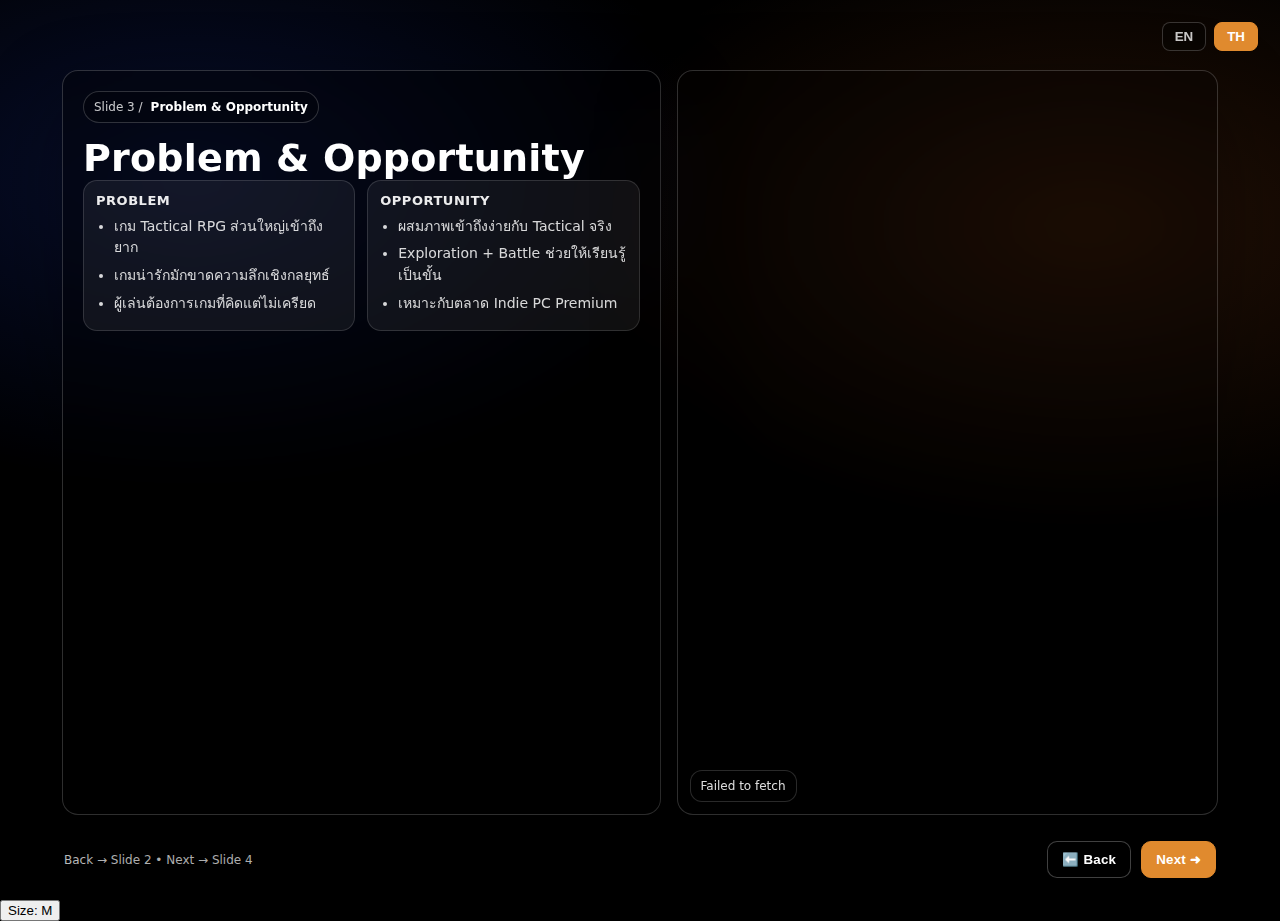
<file: slide3.html>
<!doctype html>
<html lang="en">
<head>
  <meta charset="utf-8" />
  <meta name="viewport" content="width=device-width,initial-scale=1" />
  <title>Pocket Guardian Tail — Slide 3</title>
  <link rel="stylesheet" href="ui.css" />
  <style>
    :root{
      --fg:#fff; --muted:rgba(255,255,255,.78);
      --line:rgba(255,255,255,.18); --glass:rgba(0,0,0,.38);
      --btn:rgba(0,0,0,.35); --btnHover:rgba(0,0,0,.55);
      --accent:#e08a2e;
    }
    *{box-sizing:border-box}
    html,body{height:100%;margin:0}
    body{
      font-family:system-ui,-apple-system,Segoe UI,Roboto,"Noto Sans Thai",sans-serif;
      color:var(--fg); background:#000; overflow:hidden;
    }
    .bg{position:fixed;inset:0;z-index:-3;
      background:
        radial-gradient(900px 520px at 15% 20%, rgba(40,80,255,.18), transparent 60%),
        radial-gradient(900px 520px at 85% 25%, rgba(255,120,40,.14), transparent 60%),
        linear-gradient(180deg, rgba(0,0,0,.55), rgba(0,0,0,.80));}
    .lang{position:fixed;top:22px;right:22px;display:flex;gap:8px;z-index:1000}
    .lang button{border:1px solid rgba(255,255,255,.25);background:rgba(0,0,0,.35);color:#fff;
      padding:6px 12px;border-radius:8px;font-weight:900;cursor:pointer;backdrop-filter:blur(10px);opacity:.78}
    .lang button.active{opacity:1;background:var(--accent);border-color:var(--accent)}
    .wrap{height:100%;max-width:1200px;margin:0 auto;padding:70px 22px 22px;display:flex;flex-direction:column;gap:16px}
    .grid{flex:1;display:grid;grid-template-columns:1.05fr .95fr;gap:16px;align-items:stretch;min-height:0}
    .card{border:1px solid var(--line);background:var(--glass);border-radius:16px;backdrop-filter:blur(14px);
      box-shadow:0 30px 80px rgba(0,0,0,.35);overflow:hidden;min-height:0}
    .left{padding:20px 20px 16px;display:flex;flex-direction:column;gap:14px;min-height:0}
    .kicker{display:inline-flex;gap:8px;align-items:center;padding:8px 10px;border:1px solid rgba(255,255,255,.18);
      border-radius:999px;background:rgba(0,0,0,.25);width:fit-content;color:var(--muted);font-size:12px}
    .kicker b{color:#fff}
    h1{margin:0;font-size:clamp(26px,3.2vw,38px);line-height:1.12;letter-spacing:.2px}
    .cols{display:grid;grid-template-columns:1fr 1fr;gap:12px;min-height:0}
    .section{border:1px solid rgba(255,255,255,.14);background:rgba(255,255,255,.06);border-radius:14px;padding:12px 12px 10px;min-height:0}
    .section h3{margin:0 0 8px 0;font-size:13px;letter-spacing:.04em;text-transform:uppercase;opacity:.92}
    ul{margin:0;padding-left:18px;color:rgba(255,255,255,.84);font-size:14px;line-height:1.55}
    li{margin:6px 0}
    .anim{transition:opacity .22s ease,transform .22s ease;opacity:1;transform:translateY(0)}
    .anim.out{opacity:0;transform:translateY(8px)}
    .right{position:relative;background:rgba(0,0,0,.25);display:flex;align-items:center;justify-content:center}
    .right img{width:100%;height:100%;object-fit:cover;display:block;opacity:0;transform:scale(1.02);
      transition:opacity .45s ease,transform .45s ease}
    .right img.ready{opacity:1;transform:scale(1)}
    .right .label{position:absolute;left:12px;bottom:12px;padding:8px 10px;border-radius:12px;border:1px solid rgba(255,255,255,.16);
      background:rgba(0,0,0,.35);font-size:12px;color:rgba(255,255,255,.86);backdrop-filter:blur(10px);
      max-width:calc(100% - 24px);overflow:hidden;text-overflow:ellipsis;white-space:nowrap}
    .nav{display:flex;justify-content:space-between;align-items:center;gap:12px;padding:10px 2px 0}
    .navHint{color:var(--muted);font-size:12px;user-select:none}
    .btn{border:1px solid rgba(255,255,255,.25);background:var(--btn);color:#fff;padding:10px 14px;border-radius:10px;
      font-weight:900;cursor:pointer;letter-spacing:.2px;backdrop-filter:blur(10px);display:inline-flex;align-items:center;gap:8px}
    .btn:hover{background:var(--btnHover)}
    .btn.primary{background:var(--accent);border-color:var(--accent)}
    @media (max-width:980px){
      .grid{grid-template-columns:1fr}
      .cols{grid-template-columns:1fr}
      .wrap{padding-top:64px}
      .right{height:40vh}
    }
  </style>
</head>
<body>
  <div id="pageRoot">
    <div class="bg"></div>

    <div class="lang">
      <button id="btnEN" class="active" type="button">EN</button>
      <button id="btnTH" type="button">TH</button>
    </div>

    <div class="wrap">
      <div class="grid">
        <section class="card left">
          <div class="kicker">Slide 3 / <b>Problem & Opportunity</b></div>

          <div id="textBlock" class="anim">
            <h1 id="title">Problem & Opportunity</h1>
            <div class="cols">
              <div class="section">
                <h3 id="pHead">Problem</h3>
                <ul id="pList"></ul>
              </div>
              <div class="section">
                <h3 id="oHead">Opportunity</h3>
                <ul id="oList"></ul>
              </div>
            </div>
          </div>
        </section>

        <aside class="card right">
          <img id="arenaImg" alt="Battle Arena map for battle scenes" />
          <div class="label" id="imgLabel">Loading “Battle Arena map”…</div>
        </aside>
      </div>

      <div class="nav">
        <div class="navHint">Back → Slide 2 • Next → Slide 4</div>
        <div style="display:flex;gap:10px;flex-wrap:wrap;">
          <button class="btn" id="backBtn" type="button">⬅️ Back</button>
          <button class="btn primary" id="nextBtn" type="button">Next ➜</button>
        </div>
      </div>
    </div>
  </div>

  <script src="ui.js"></script>
  <script>
    const OWNER="sopwerdream", REPO="Pocket-Guardian-Tail", BRANCH="main";
    const BACK_PAGE="slide2.html", NEXT_PAGE="slide4.html";

    const COPY={
      th:{
        title:"Problem & Opportunity",
        pHead:"Problem",
        oHead:"Opportunity",
        problems:[
          "เกม Tactical RPG ส่วนใหญ่เข้าถึงยาก",
          "เกมน่ารักมักขาดความลึกเชิงกลยุทธ์",
          "ผู้เล่นต้องการเกมที่คิดแต่ไม่เครียด",
        ],
        opportunities:[
          "ผสมภาพเข้าถึงง่ายกับ Tactical จริง",
          "Exploration + Battle ช่วยให้เรียนรู้เป็นขั้น",
          "เหมาะกับตลาด Indie PC Premium",
        ],
        imgLabel:(name)=>`Battle Arena • ${name}`,
      },
      en:{
        title:"Problem & Opportunity",
        pHead:"Problem",
        oHead:"Opportunity",
        problems:[
          "Many tactical RPGs are complex.",
          "Casual-looking games often lack depth.",
          "Players want thoughtful but accessible gameplay.",
        ],
        opportunities:[
          "Blends accessible visuals with deep tactics.",
          "Exploration and turn-based combat support gradual learning.",
          "Strong fit for premium indie PC market.",
        ],
        imgLabel:(name)=>`Battle Arena • ${name}`,
      }
    };

    const btnEN=document.getElementById("btnEN");
    const btnTH=document.getElementById("btnTH");
    const textBlock=document.getElementById("textBlock");
    const titleEl=document.getElementById("title");
    const pHeadEl=document.getElementById("pHead");
    const oHeadEl=document.getElementById("oHead");
    const pListEl=document.getElementById("pList");
    const oListEl=document.getElementById("oList");

    const arenaImg=document.getElementById("arenaImg");
    const imgLabel=document.getElementById("imgLabel");

    document.getElementById("backBtn").onclick=()=>location.href=BACK_PAGE;
    document.getElementById("nextBtn").onclick=()=>location.href=NEXT_PAGE;

    window.addEventListener("keydown",(e)=>{
      if(e.key==="ArrowLeft") location.href=BACK_PAGE;
      if(e.key==="ArrowRight") location.href=NEXT_PAGE;
    });

    function renderList(el, items){ el.innerHTML = items.map(t=>`<li>${t}</li>`).join(""); }

    function setLang(lang){
      textBlock.classList.add("out");
      setTimeout(()=>{
        const c=COPY[lang];
        titleEl.textContent=c.title;
        pHeadEl.textContent=c.pHead;
        oHeadEl.textContent=c.oHead;
        renderList(pListEl,c.problems);
        renderList(oListEl,c.opportunities);
        btnEN.classList.toggle("active", lang==="en");
        btnTH.classList.toggle("active", lang==="th");
        if(arenaImg.dataset.filename) imgLabel.textContent=c.imgLabel(arenaImg.dataset.filename);
        textBlock.classList.remove("out");
      },170);
    }

    btnEN.onclick=()=>setLang("en");
    btnTH.onclick=()=>setLang("th");
    setLang("th");

    function isImage(name){ return /\.(png|jpg|jpeg|webp|gif)$/i.test(name); }

    async function ghContents(path){
      const api=`https://api.github.com/repos/${OWNER}/${REPO}/contents/${encodeURIComponent(path)}?ref=${encodeURIComponent(BRANCH)}`;
      const res=await fetch(api,{headers:{"Accept":"application/vnd.github+json"}});
      if(!res.ok) throw new Error(`GitHub API failed (${res.status}) for ${path}`);
      return await res.json();
    }

    async function findBattleArenaImage(){
      // จะพยายามหาโฟลเดอร์ที่ชื่อมี battle/arena ก่อน
      const assets=await ghContents("assets");
      const dirs=assets.filter(x=>x.type==="dir").map(x=>x.name);
      const candidates=dirs.filter(n=>/battle|arena/i.test(n));
      const folder=candidates[0] || dirs.find(n=>/map/i.test(n)) || dirs[0];
      if(!folder) throw new Error("No assets folder found");

      const files=await ghContents(`assets/${folder}`);
      const imgs=files.filter(x=>x.type==="file" && isImage(x.name))
                      .sort((a,b)=>a.name.localeCompare(b.name,undefined,{numeric:true}));
      if(!imgs.length) throw new Error(`No images found in assets/${folder}`);
      return { file: imgs[0].name, url: imgs[0].download_url };
    }

    (async ()=>{
      const picked=await findBattleArenaImage();
      arenaImg.onload=()=>arenaImg.classList.add("ready");
      arenaImg.src=picked.url;
      arenaImg.dataset.filename=picked.file;
      imgLabel.textContent=COPY.th.imgLabel(picked.file);
    })().catch(err=>{
      imgLabel.textContent=err.message;
      console.error(err);
    });
  </script>
</body>
</html>
</file>
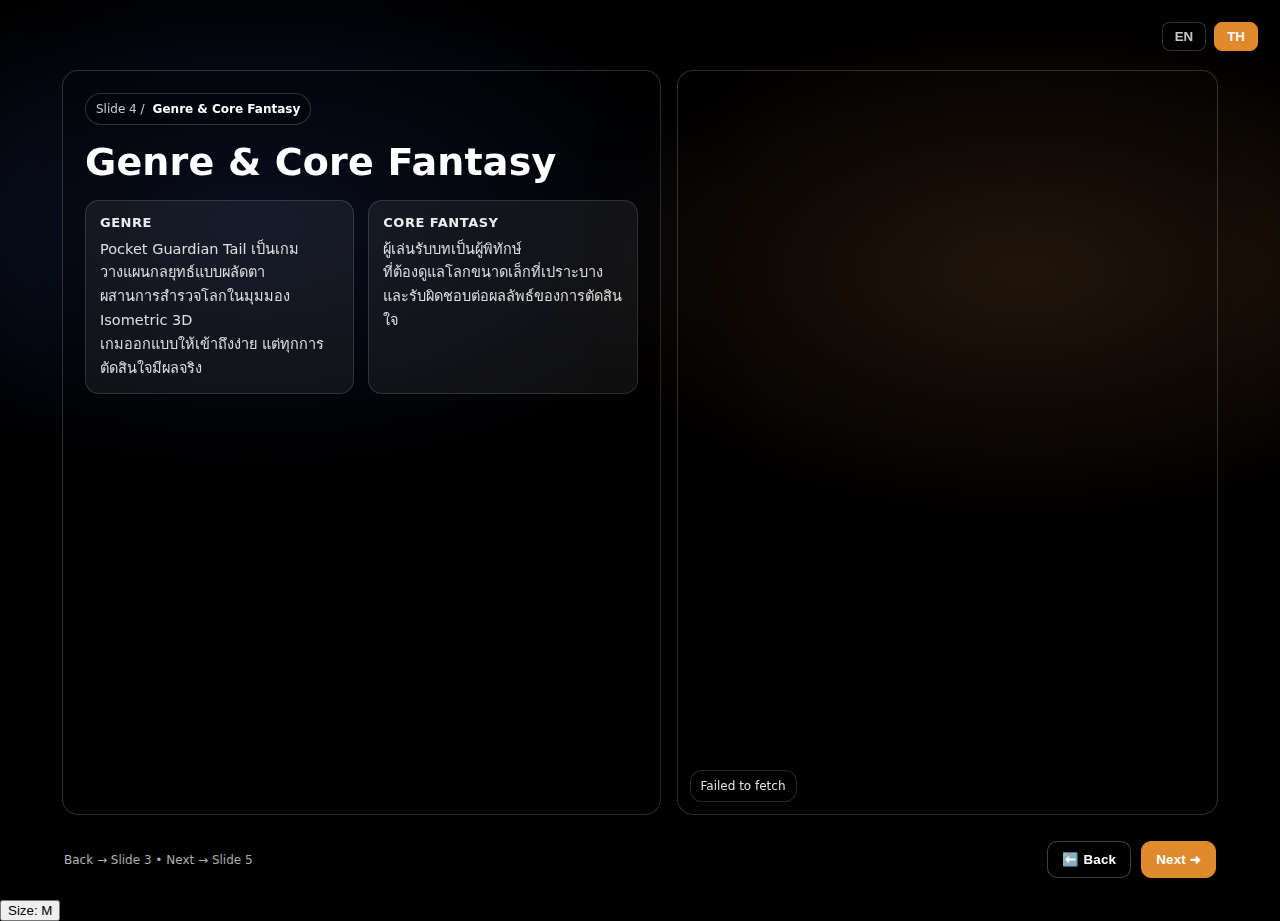
<file: slide4.html>
<!doctype html>
<html lang="en">
<head>
  <meta charset="utf-8" />
  <meta name="viewport" content="width=device-width,initial-scale=1" />
  <title>Pocket Guardian Tail — Slide 4</title>

  <!-- Global Zoom UI -->
  <link rel="stylesheet" href="ui.css" />

  <style>
    :root{
      --fg:#fff;
      --muted:rgba(255,255,255,.78);
      --line:rgba(255,255,255,.18);
      --glass:rgba(0,0,0,.40);
      --btn:rgba(0,0,0,.35);
      --btnHover:rgba(0,0,0,.55);
      --accent:#e08a2e;
    }

    *{box-sizing:border-box}
    html,body{height:100%;margin:0}
    body{
      font-family:system-ui,-apple-system,Segoe UI,Roboto,"Noto Sans Thai",sans-serif;
      color:var(--fg);
      background:#000;
      overflow:hidden;
    }

    /* Atmospheric background (unique for Slide 4) */
    .bg{
      position:fixed; inset:0; z-index:-3;
      background:
        radial-gradient(800px 420px at 20% 25%, rgba(80,120,255,.20), transparent 60%),
        radial-gradient(800px 420px at 80% 30%, rgba(255,160,80,.18), transparent 60%),
        linear-gradient(180deg, rgba(0,0,0,.55), rgba(0,0,0,.85));
    }

    /* Language toggle */
    .lang{
      position:fixed;
      top:22px; right:22px;
      display:flex; gap:8px;
      z-index:1000;
    }
    .lang button{
      border:1px solid rgba(255,255,255,.25);
      background:rgba(0,0,0,.35);
      color:#fff;
      padding:6px 12px;
      border-radius:8px;
      font-weight:900;
      cursor:pointer;
      backdrop-filter:blur(10px);
      opacity:.78;
    }
    .lang button.active{
      opacity:1;
      background:var(--accent);
      border-color:var(--accent);
    }

    /* Layout */
    .wrap{
      height:100%;
      max-width:1200px;
      margin:0 auto;
      padding:70px 22px 22px;
      display:flex;
      flex-direction:column;
      gap:16px;
    }

    .grid{
      flex:1;
      display:grid;
      grid-template-columns:1.05fr .95fr;
      gap:16px;
      min-height:0;
    }

    .card{
      border:1px solid var(--line);
      background:var(--glass);
      border-radius:16px;
      backdrop-filter:blur(14px);
      box-shadow:0 30px 80px rgba(0,0,0,.35);
      overflow:hidden;
      min-height:0;
    }

    /* Left: text */
    .left{
      padding:22px 22px 18px;
      display:flex;
      flex-direction:column;
      gap:16px;
    }

    .kicker{
      display:inline-flex;
      gap:8px;
      align-items:center;
      padding:8px 10px;
      border:1px solid rgba(255,255,255,.18);
      border-radius:999px;
      background:rgba(0,0,0,.25);
      width:fit-content;
      color:var(--muted);
      font-size:12px;
    }
    .kicker b{color:#fff}

    h1{
      margin:0;
      font-size:clamp(26px,3.2vw,38px);
      line-height:1.12;
      letter-spacing:.2px;
    }

    .sections{
      display:grid;
      grid-template-columns:1fr 1fr;
      gap:14px;
    }

    .section{
      border:1px solid rgba(255,255,255,.14);
      background:rgba(255,255,255,.06);
      border-radius:14px;
      padding:14px 14px 12px;
    }

    .section h3{
      margin:0 0 8px 0;
      font-size:13px;
      letter-spacing:.04em;
      text-transform:uppercase;
      opacity:.92;
    }

    .section p{
      margin:0;
      font-size:14.5px;
      line-height:1.65;
      color:rgba(255,255,255,.85);
      white-space:pre-line;
    }

    /* Right: image */
    .right{
      position:relative;
      background:rgba(0,0,0,.25);
      display:flex;
      align-items:center;
      justify-content:center;
    }
    .right img{
      width:100%;
      height:100%;
      object-fit:cover;
      display:block;
      opacity:0;
      transform:scale(1.02);
      transition:opacity .45s ease, transform .45s ease;
    }
    .right img.ready{
      opacity:1;
      transform:scale(1);
    }
    .right .label{
      position:absolute;
      left:12px; bottom:12px;
      padding:8px 10px;
      border-radius:12px;
      border:1px solid rgba(255,255,255,.16);
      background:rgba(0,0,0,.35);
      font-size:12px;
      color:rgba(255,255,255,.88);
      backdrop-filter:blur(10px);
      max-width:calc(100% - 24px);
      overflow:hidden;
      text-overflow:ellipsis;
      white-space:nowrap;
    }

    /* Bottom navigation */
    .nav{
      display:flex;
      justify-content:space-between;
      align-items:center;
      gap:12px;
      padding:10px 2px 0;
    }
    .navHint{
      color:var(--muted);
      font-size:12px;
      user-select:none;
    }
    .btn{
      border:1px solid rgba(255,255,255,.25);
      background:var(--btn);
      color:#fff;
      padding:10px 14px;
      border-radius:10px;
      font-weight:900;
      cursor:pointer;
      letter-spacing:.2px;
      backdrop-filter:blur(10px);
      display:inline-flex;
      align-items:center;
      gap:8px;
    }
    .btn:hover{background:var(--btnHover)}
    .btn.primary{
      background:var(--accent);
      border-color:var(--accent);
    }

    @media (max-width:980px){
      .grid{grid-template-columns:1fr}
      .sections{grid-template-columns:1fr}
      .wrap{padding-top:64px}
      .right{height:42vh}
    }
  </style>
</head>

<body>
  <div id="pageRoot">
    <div class="bg"></div>

    <!-- Language toggle -->
    <div class="lang">
      <button id="btnEN" class="active" type="button">EN</button>
      <button id="btnTH" type="button">TH</button>
    </div>

    <div class="wrap">
      <div class="grid">
        <!-- Left -->
        <section class="card left">
          <div class="kicker">Slide 4 / <b>Genre & Core Fantasy</b></div>

          <h1 id="title">Genre & Core Fantasy</h1>

          <div class="sections">
            <div class="section">
              <h3 id="genreHead">Genre</h3>
              <p id="genreText"></p>
            </div>

            <div class="section">
              <h3 id="fantasyHead">Core Fantasy</h3>
              <p id="fantasyText"></p>
            </div>
          </div>
        </section>

        <!-- Right -->
        <aside class="card right">
          <img id="mainImg" alt="Exploration / Battle Arena" />
          <div class="label" id="imgLabel">Loading image…</div>
        </aside>
      </div>

      <!-- Navigation -->
      <div class="nav">
        <div class="navHint">Back → Slide 3 • Next → Slide 5</div>
        <div style="display:flex;gap:10px;flex-wrap:wrap;">
          <button class="btn" id="backBtn" type="button">⬅️ Back</button>
          <button class="btn primary" id="nextBtn" type="button">Next ➜</button>
        </div>
      </div>
    </div>
  </div>

  <!-- Global Zoom JS -->
  <script src="ui.js"></script>

  <script>
    const OWNER="sopwerdream";
    const REPO="Pocket-Guardian-Tail";
    const BRANCH="main";

    const BACK_PAGE="slide3.html";
    const NEXT_PAGE="slide5.html"; // เปลี่ยนได้ภายหลัง

    const COPY={
      th:{
        title:"Genre & Core Fantasy",
        genreHead:"Genre",
        fantasyHead:"Core Fantasy",
        genre:
`Pocket Guardian Tail เป็นเกมวางแผนกลยุทธ์แบบผลัดตา
ผสานการสำรวจโลกในมุมมอง Isometric 3D
เกมออกแบบให้เข้าถึงง่าย แต่ทุกการตัดสินใจมีผลจริง`,
        fantasy:
`ผู้เล่นรับบทเป็นผู้พิทักษ์
ที่ต้องดูแลโลกขนาดเล็กที่เปราะบาง
และรับผิดชอบต่อผลลัพธ์ของการตัดสินใจ`,
        imgLabel:(name)=>`Atmosphere • ${name}`
      },
      en:{
        title:"Genre & Core Fantasy",
        genreHead:"Genre",
        fantasyHead:"Core Fantasy",
        genre:
`Pocket Guardian Tail is a turn-based tactical RPG with isometric exploration.
The game is accessible, yet every decision carries consequences.`,
        fantasy:
`Players are guardians of a fragile pocket world,
focused on protection, responsibility, and emotional decision-making.`,
        imgLabel:(name)=>`Atmosphere • ${name}`
      }
    };

    const btnEN=document.getElementById("btnEN");
    const btnTH=document.getElementById("btnTH");

    const titleEl=document.getElementById("title");
    const genreHead=document.getElementById("genreHead");
    const fantasyHead=document.getElementById("fantasyHead");
    const genreText=document.getElementById("genreText");
    const fantasyText=document.getElementById("fantasyText");

    const mainImg=document.getElementById("mainImg");
    const imgLabel=document.getElementById("imgLabel");

    document.getElementById("backBtn").onclick=()=>location.href=BACK_PAGE;
    document.getElementById("nextBtn").onclick=()=>location.href=NEXT_PAGE;

    function setLang(lang){
      const c=COPY[lang];
      titleEl.textContent=c.title;
      genreHead.textContent=c.genreHead;
      fantasyHead.textContent=c.fantasyHead;
      genreText.textContent=c.genre;
      fantasyText.textContent=c.fantasy;
      btnEN.classList.toggle("active", lang==="en");
      btnTH.classList.toggle("active", lang==="th");
      if(mainImg.dataset.filename){
        imgLabel.textContent=c.imgLabel(mainImg.dataset.filename);
      }
    }

    btnEN.onclick=()=>setLang("en");
    btnTH.onclick=()=>setLang("th");
    setLang("th");

    function isImage(name){return /\.(png|jpg|jpeg|webp|gif)$/i.test(name)}

    async function gh(path){
      const api=`https://api.github.com/repos/${OWNER}/${REPO}/contents/${encodeURIComponent(path)}?ref=${encodeURIComponent(BRANCH)}`;
      const res=await fetch(api,{headers:{Accept:"application/vnd.github+json"}});
      if(!res.ok) throw new Error(`GitHub API failed (${res.status})`);
      return await res.json();
    }

    async function loadAtmosphere(){
      const assets=await gh("assets");
      const dirs=assets.filter(x=>x.type==="dir").map(x=>x.name);

      // prefer exploration / battle / arena
      const folder =
        dirs.find(n=>/exploration/i.test(n)) ||
        dirs.find(n=>/battle|arena/i.test(n)) ||
        dirs[0];

      const files=await gh(`assets/${folder}`);
      const imgs=files.filter(x=>x.type==="file" && isImage(x.name));
      if(!imgs.length) throw new Error("No images found");

      const pick=imgs[Math.floor(Math.random()*imgs.length)];
      mainImg.onload=()=>mainImg.classList.add("ready");
      mainImg.src=pick.download_url;
      mainImg.dataset.filename=pick.name;
      imgLabel.textContent=COPY.th.imgLabel(pick.name);
    }

    loadAtmosphere().catch(err=>{
      imgLabel.textContent=err.message;
      console.error(err);
    });
  </script>
</body>
</html>
</file>
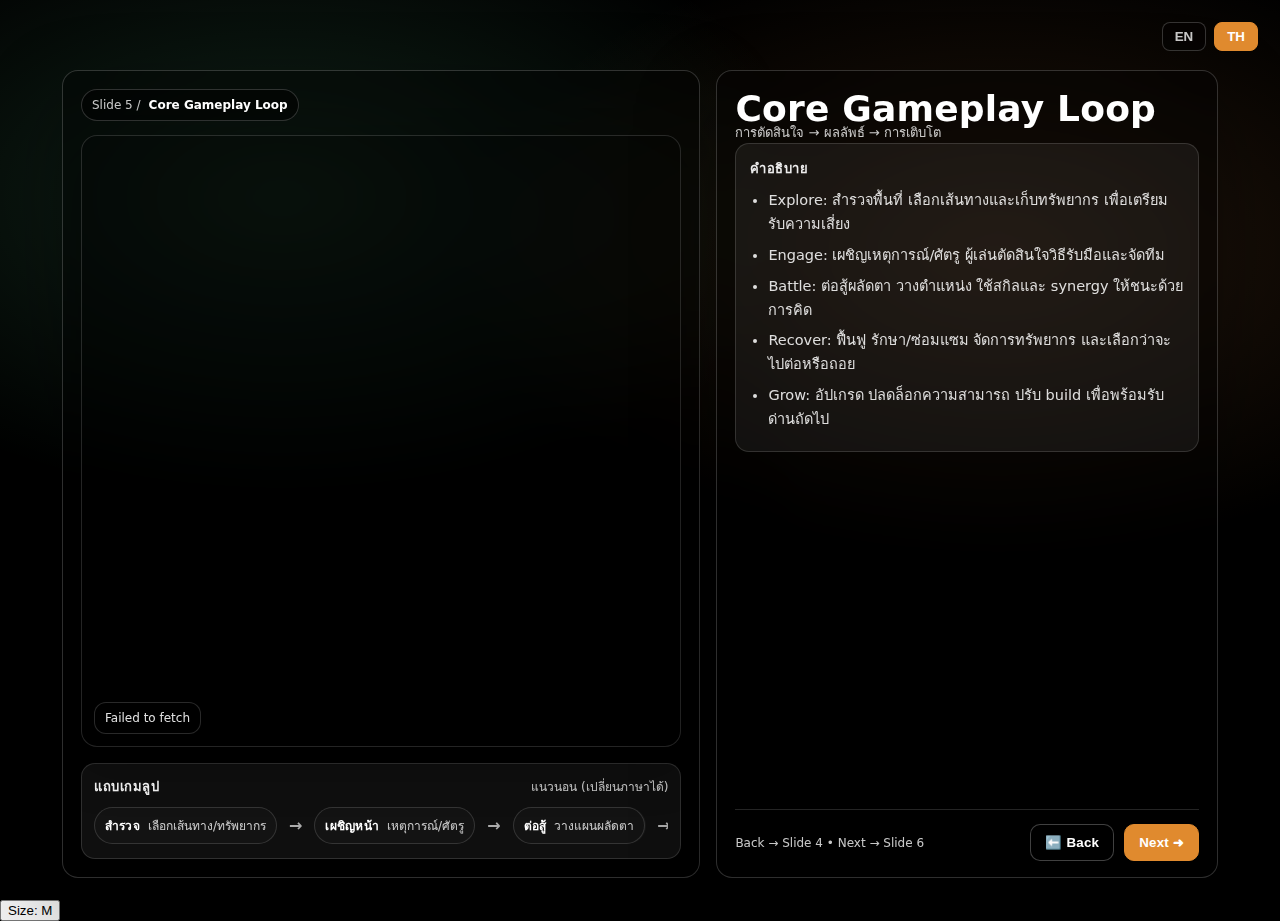
<file: slide5.html>
<!doctype html>
<html lang="en">
<head>
  <meta charset="utf-8" />
  <meta name="viewport" content="width=device-width,initial-scale=1" />
  <title>Pocket Guardian Tail — Slide 5</title>

  <link rel="stylesheet" href="ui.css" />

  <style>
    :root{
      --fg:#fff;
      --muted:rgba(255,255,255,.78);
      --line:rgba(255,255,255,.18);
      --glass:rgba(0,0,0,.40);
      --btn:rgba(0,0,0,.35);
      --btnHover:rgba(0,0,0,.55);
      --accent:#e08a2e;
    }
    *{box-sizing:border-box}
    html,body{height:100%;margin:0}
    body{
      font-family:system-ui,-apple-system,Segoe UI,Roboto,"Noto Sans Thai",sans-serif;
      color:var(--fg); background:#000; overflow:hidden;
    }

    .bg{
      position:fixed; inset:0; z-index:-4;
      background:
        radial-gradient(900px 520px at 22% 22%, rgba(120,255,180,.14), transparent 60%),
        radial-gradient(900px 520px at 78% 28%, rgba(255,160,80,.14), transparent 60%),
        linear-gradient(180deg, rgba(0,0,0,.55), rgba(0,0,0,.86));
    }

    /* Language toggle */
    .lang{
      position:fixed; top:22px; right:22px;
      display:flex; gap:8px; z-index:1000;
    }
    .lang button{
      border:1px solid rgba(255,255,255,.25);
      background:rgba(0,0,0,.35);
      color:#fff; padding:6px 12px; border-radius:8px;
      font-weight:900; cursor:pointer;
      backdrop-filter:blur(10px); opacity:.78;
    }
    .lang button.active{opacity:1;background:var(--accent);border-color:var(--accent)}

    .wrap{
      height:100%;
      max-width:1200px;
      margin:0 auto;
      padding:70px 22px 22px;
      display:grid;
      grid-template-columns: 1.12fr .88fr;
      gap:16px;
      align-items:stretch;
      min-height:0;
    }

    .card{
      border:1px solid var(--line);
      background:var(--glass);
      border-radius:16px;
      backdrop-filter:blur(14px);
      box-shadow:0 30px 80px rgba(0,0,0,.35);
      overflow:hidden;
      min-height:0;
    }

    /* Left: main diagram image */
    .left{
      position:relative;
      display:flex;
      flex-direction:column;
      min-height:0;
    }
    .kicker{
      display:inline-flex; gap:8px; align-items:center;
      padding:8px 10px;
      border:1px solid rgba(255,255,255,.18);
      border-radius:999px;
      background:rgba(0,0,0,.25);
      width:fit-content;
      color:var(--muted);
      font-size:12px;
      backdrop-filter: blur(10px);
      margin:18px 18px 0;
    }
    .kicker b{color:#fff}

    .imgWrap{
      padding:14px 18px 16px;
      flex:1;
      min-height:0;
      display:flex;
      align-items:center;
      justify-content:center;
    }
    .imgFrame{
      width:100%;
      height:100%;
      border:1px solid rgba(255,255,255,.14);
      border-radius:16px;
      overflow:hidden;
      background:rgba(0,0,0,.22);
      box-shadow: 0 18px 50px rgba(0,0,0,.28);
      position:relative;
    }
    .imgFrame img{
      width:100%;
      height:100%;
      object-fit:contain; /* สำคัญ: ไดอะแกรมอย่าโดนครอป */
      display:block;
      opacity:0;
      transform:scale(1.01);
      transition:opacity .45s ease, transform .45s ease;
    }
    .imgFrame img.ready{opacity:1; transform:scale(1)}
    .imgLabel{
      position:absolute;
      left:12px; bottom:12px;
      padding:8px 10px;
      border-radius:12px;
      border:1px solid rgba(255,255,255,.16);
      background:rgba(0,0,0,.35);
      font-size:12px;
      color:rgba(255,255,255,.88);
      backdrop-filter:blur(10px);
      max-width:calc(100% - 24px);
      overflow:hidden; text-overflow:ellipsis; white-space:nowrap;
    }

    /* Bottom horizontal loop strip (the only added component) */
    .loopStrip{
      margin: 0 18px 18px;
      border:1px solid rgba(255,255,255,.14);
      background:rgba(255,255,255,.06);
      border-radius:14px;
      padding:12px 12px 10px;
    }
    .stripRow{
      display:flex;
      align-items:center;
      justify-content:space-between;
      gap:10px;
      flex-wrap:wrap;
      margin-bottom:10px;
    }
    .stripRow h3{
      margin:0;
      font-size:13px;
      letter-spacing:.04em;
      text-transform:uppercase;
      opacity:.92;
    }
    .stripRow .mini{
      color:var(--muted);
      font-size:12px;
      user-select:none;
    }

    .flow{
      display:flex;
      align-items:stretch;
      gap:8px;
      overflow:auto;
      padding-bottom:4px;
    }
    .step{
      flex:0 0 auto;
      display:flex;
      align-items:center;
      gap:8px;
      border:1px solid rgba(255,255,255,.14);
      background:rgba(0,0,0,.18);
      border-radius:999px;
      padding:8px 10px;
      backdrop-filter: blur(10px);
    }
    .step b{font-size:12px; letter-spacing:.02em}
    .step span{font-size:12px; color:rgba(255,255,255,.78)}
    .arr{
      flex:0 0 auto;
      display:flex;
      align-items:center;
      justify-content:center;
      padding:0 4px;
      color:rgba(255,255,255,.65);
      font-weight:900;
      user-select:none;
    }

    /* Right: explanation */
    .right{
      padding:18px 18px 16px;
      display:flex;
      flex-direction:column;
      gap:14px;
      min-height:0;
    }
    h1{
      margin:0;
      font-size: clamp(24px, 3vw, 36px);
      line-height:1.12;
      letter-spacing:.2px;
    }
    .sub{
      color: var(--muted);
      font-size: 13px;
      line-height: 1.5;
      margin-top:-6px;
    }
    .explain{
      border:1px solid rgba(255,255,255,.14);
      background: rgba(255,255,255,.06);
      border-radius:14px;
      padding:14px 14px 12px;
    }
    .explain h3{
      margin:0 0 10px 0;
      font-size:13px;
      letter-spacing:.04em;
      text-transform:uppercase;
      opacity:.92;
    }
    ul{
      margin:0;
      padding-left:18px;
      color: rgba(255,255,255,.86);
      font-size:14.5px;
      line-height:1.65;
    }
    li{ margin: 7px 0; }

    .fade{transition:opacity .22s ease, transform .22s ease;opacity:1;transform:translateY(0)}
    .fade.out{opacity:0;transform:translateY(8px)}

    .nav{
      margin-top:auto;
      display:flex;
      justify-content:space-between;
      align-items:center;
      gap:12px;
      padding-top:14px;
      border-top:1px solid rgba(255,255,255,.14);
    }
    .navHint{color:var(--muted);font-size:12px;user-select:none}
    .btn{
      border:1px solid rgba(255,255,255,.25);
      background:var(--btn);
      color:#fff;
      padding:10px 14px;
      border-radius:10px;
      font-weight:900;
      cursor:pointer;
      letter-spacing:.2px;
      backdrop-filter:blur(10px);
      display:inline-flex;
      align-items:center;
      gap:8px;
    }
    .btn:hover{background:var(--btnHover)}
    .btn.primary{background:var(--accent);border-color:var(--accent)}

    @media (max-width: 980px){
      .wrap{ padding-top:64px; grid-template-columns:1fr; }
      .imgWrap{ min-height: 44vh; }
    }
  </style>
</head>

<body>
  <div class="bg"></div>

  <div id="pageRoot">
    <div class="lang">
      <button id="btnEN" class="active" type="button">EN</button>
      <button id="btnTH" type="button">TH</button>
    </div>

    <div class="wrap">
      <!-- LEFT -->
      <section class="card left">
        <div class="kicker">Slide 5 / <b>Core Gameplay Loop</b></div>

        <div class="imgWrap">
          <div class="imgFrame">
            <img id="diagramImg" alt="Core Gameplay Loop Diagram" />
            <div class="imgLabel" id="imgLabel">Loading diagram…</div>
          </div>
        </div>

        <!-- Horizontal Loop Strip (NEW) -->
        <div class="loopStrip">
          <div class="stripRow">
            <h3 id="stripHead">Gameplay Loop</h3>
            <div class="mini" id="stripMini">Horizontal diagram (TH/EN)</div>
          </div>

          <div class="flow" aria-label="Horizontal gameplay loop">
            <div class="step"><b id="s1t">Explore</b><span id="s1d">Scout & choose route</span></div>
            <div class="arr">→</div>
            <div class="step"><b id="s2t">Engage</b><span id="s2d">Meet events</span></div>
            <div class="arr">→</div>
            <div class="step"><b id="s3t">Battle</b><span id="s3d">Plan turns</span></div>
            <div class="arr">→</div>
            <div class="step"><b id="s4t">Recover</b><span id="s4d">Heal & manage</span></div>
            <div class="arr">→</div>
            <div class="step"><b id="s5t">Grow</b><span id="s5d">Upgrade & evolve</span></div>
          </div>
        </div>
      </section>

      <!-- RIGHT -->
      <aside class="card right">
        <div id="textBlock" class="fade">
          <h1 id="title">Core Gameplay Loop</h1>
          <div class="sub" id="subtitle">Decisions → Consequences → Progression</div>

          <div class="explain">
            <h3 id="headExplain">Explanation</h3>
            <ul id="listExplain"></ul>
          </div>
        </div>

        <div class="nav">
          <div class="navHint">Back → Slide 4 • Next → Slide 6</div>
          <div style="display:flex;gap:10px;flex-wrap:wrap;">
            <button class="btn" id="backBtn" type="button">⬅️ Back</button>
            <button class="btn primary" id="nextBtn" type="button">Next ➜</button>
          </div>
        </div>
      </aside>
    </div>
  </div>

  <script src="ui.js"></script>

  <script>
    const OWNER="sopwerdream";
    const REPO="Pocket-Guardian-Tail";
    const BRANCH="main";

    const LOOP_FOLDER="assets/game loop";
    const BACK_PAGE="slide4.html";
    const NEXT_PAGE="slide6.html";

    const COPY={
      th:{
        title:"Core Gameplay Loop",
        subtitle:"การตัดสินใจ → ผลลัพธ์ → การเติบโต",
        headExplain:"คำอธิบาย",
        bullets:[
          "Explore: สำรวจพื้นที่ เลือกเส้นทางและเก็บทรัพยากร เพื่อเตรียมรับความเสี่ยง",
          "Engage: เผชิญเหตุการณ์/ศัตรู ผู้เล่นตัดสินใจวิธีรับมือและจัดทีม",
          "Battle: ต่อสู้ผลัดตา วางตำแหน่ง ใช้สกิลและ synergy ให้ชนะด้วยการคิด",
          "Recover: ฟื้นฟู รักษา/ซ่อมแซม จัดการทรัพยากร และเลือกว่าจะไปต่อหรือถอย",
          "Grow: อัปเกรด ปลดล็อกความสามารถ ปรับ build เพื่อพร้อมรับด่านถัดไป"
        ],
        stripHead:"แถบเกมลูป",
        stripMini:"แนวนอน (เปลี่ยนภาษาได้)",
        strip:{
          s1t:"สำรวจ", s1d:"เลือกเส้นทาง/ทรัพยากร",
          s2t:"เผชิญหน้า", s2d:"เหตุการณ์/ศัตรู",
          s3t:"ต่อสู้", s3d:"วางแผนผลัดตา",
          s4t:"ฟื้นฟู", s4d:"รักษา/จัดการทรัพยากร",
          s5t:"เติบโต", s5d:"อัปเกรด/ปรับ build"
        },
        label:(name)=>`Diagram • ${name}`
      },
      en:{
        title:"Core Gameplay Loop",
        subtitle:"Decisions → Consequences → Progression",
        headExplain:"Explanation",
        bullets:[
          "Explore: scout areas, choose routes, and gather resources.",
          "Engage: face events/enemies and decide your response; set up the team.",
          "Battle: turn-based tactics—positioning, skills, and synergy decide outcomes.",
          "Recover: heal/repair, manage resources, and choose push forward or retreat.",
          "Grow: upgrade abilities, refine builds, and prepare for the next challenge."
        ],
        stripHead:"Gameplay Loop",
        stripMini:"Horizontal strip (bilingual)",
        strip:{
          s1t:"Explore", s1d:"Routes & resources",
          s2t:"Engage", s2d:"Events & threats",
          s3t:"Battle", s3d:"Turn tactics",
          s4t:"Recover", s4d:"Heal & manage",
          s5t:"Grow", s5d:"Upgrade & evolve"
        },
        label:(name)=>`Diagram • ${name}`
      }
    };

    // Refs
    const btnEN=document.getElementById("btnEN");
    const btnTH=document.getElementById("btnTH");
    const textBlock=document.getElementById("textBlock");
    const titleEl=document.getElementById("title");
    const subtitleEl=document.getElementById("subtitle");
    const headExplain=document.getElementById("headExplain");
    const listExplain=document.getElementById("listExplain");

    const stripHead=document.getElementById("stripHead");
    const stripMini=document.getElementById("stripMini");
    const s1t=document.getElementById("s1t"), s1d=document.getElementById("s1d");
    const s2t=document.getElementById("s2t"), s2d=document.getElementById("s2d");
    const s3t=document.getElementById("s3t"), s3d=document.getElementById("s3d");
    const s4t=document.getElementById("s4t"), s4d=document.getElementById("s4d");
    const s5t=document.getElementById("s5t"), s5d=document.getElementById("s5d");

    const diagramImg=document.getElementById("diagramImg");
    const imgLabel=document.getElementById("imgLabel");

    document.getElementById("backBtn").onclick=()=>location.href=BACK_PAGE;
    document.getElementById("nextBtn").onclick=()=>location.href=NEXT_PAGE;

    window.addEventListener("keydown",(e)=>{
      if(e.key==="ArrowLeft") location.href=BACK_PAGE;
      if(e.key==="ArrowRight") location.href=NEXT_PAGE;
    });

    function renderBullets(arr){
      listExplain.innerHTML = arr.map(t=>`<li>${t}</li>`).join("");
    }

    function setLang(lang){
      textBlock.classList.add("out");
      setTimeout(()=>{
        const c=COPY[lang];
        titleEl.textContent=c.title;
        subtitleEl.textContent=c.subtitle;
        headExplain.textContent=c.headExplain;
        renderBullets(c.bullets);

        stripHead.textContent=c.stripHead;
        stripMini.textContent=c.stripMini;
        s1t.textContent=c.strip.s1t; s1d.textContent=c.strip.s1d;
        s2t.textContent=c.strip.s2t; s2d.textContent=c.strip.s2d;
        s3t.textContent=c.strip.s3t; s3d.textContent=c.strip.s3d;
        s4t.textContent=c.strip.s4t; s4d.textContent=c.strip.s4d;
        s5t.textContent=c.strip.s5t; s5d.textContent=c.strip.s5d;

        btnEN.classList.toggle("active", lang==="en");
        btnTH.classList.toggle("active", lang==="th");

        if(diagramImg.dataset.filename){
          imgLabel.textContent=c.label(diagramImg.dataset.filename);
        }

        textBlock.classList.remove("out");
      },160);
    }

    btnEN.onclick=()=>setLang("en");
    btnTH.onclick=()=>setLang("th");
    setLang("th");

    function isImage(name){ return /\.(png|jpg|jpeg|webp|gif)$/i.test(name); }

    async function gh(path){
      const api=`https://api.github.com/repos/${OWNER}/${REPO}/contents/${encodeURIComponent(path)}?ref=${encodeURIComponent(BRANCH)}`;
      const res=await fetch(api,{headers:{Accept:"application/vnd.github+json"}});
      if(!res.ok) throw new Error(`GitHub API failed (${res.status}) for ${path}`);
      return await res.json();
    }

    function pickDiagram(files){
      const imgs = files.filter(x=>x.type==="file" && isImage(x.name))
                        .map(x=>({name:x.name, url:x.download_url, l:x.name.toLowerCase()}));
      if(!imgs.length) return null;

      // Prefer a single combined loop diagram like your example
      return imgs.find(x=>x.l.includes("diagram")) ||
             imgs.find(x=>x.l.includes("loop")) ||
             imgs[0];
    }

    (async ()=>{
      const files = await gh(LOOP_FOLDER);
      const pick = pickDiagram(files);
      if(!pick) throw new Error(`No images found in ${LOOP_FOLDER}`);

      diagramImg.onload=()=>diagramImg.classList.add("ready");
      diagramImg.src=pick.url;
      diagramImg.dataset.filename=pick.name;
      imgLabel.textContent=COPY.th.label(pick.name);
    })().catch(err=>{
      imgLabel.textContent=err.message;
      console.error(err);
    });
  </script>
</body>
</html>
</file>
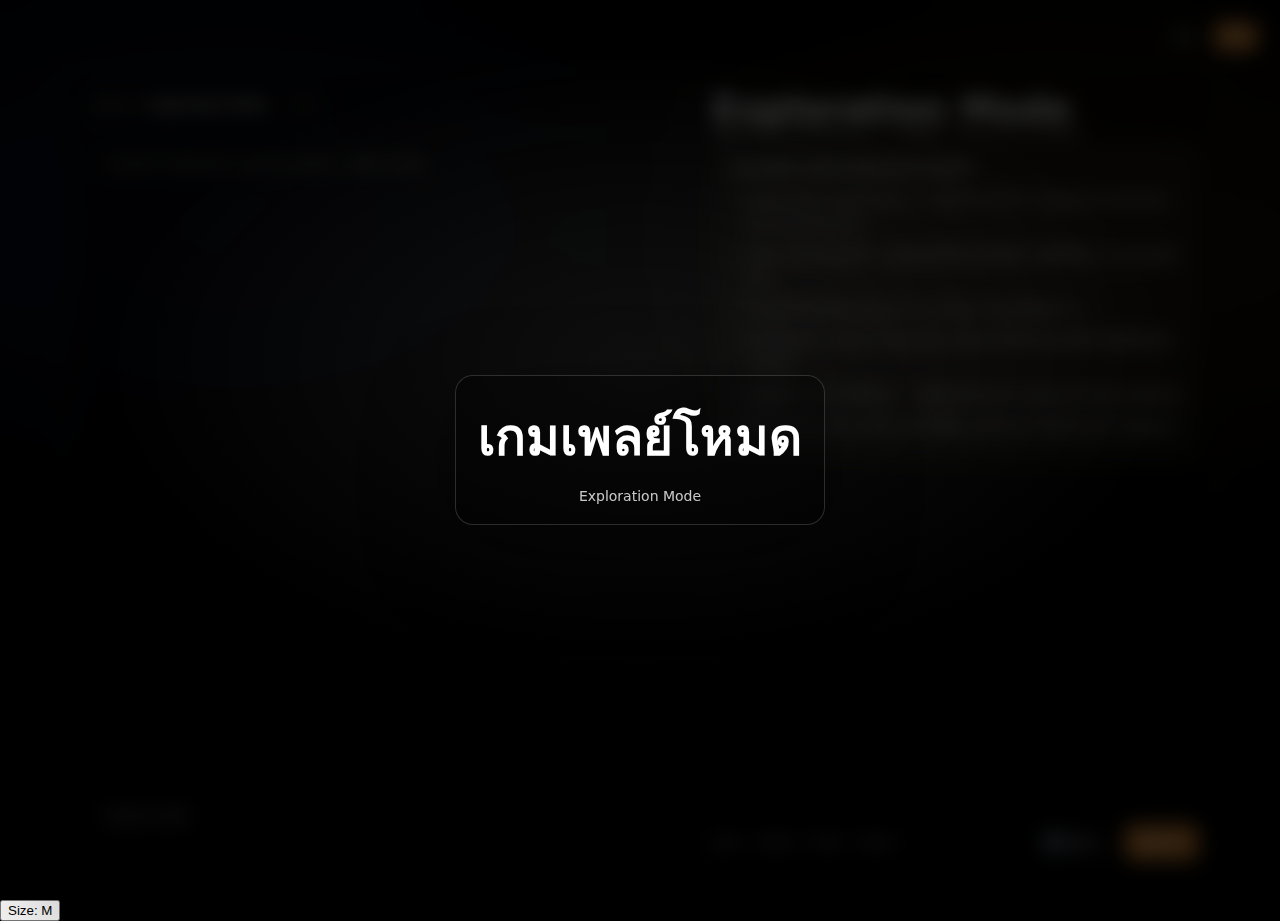
<file: slide6.html>
<!doctype html>
<html lang="en">
<head>
  <meta charset="utf-8" />
  <meta name="viewport" content="width=device-width,initial-scale=1" />
  <title>Pocket Guardian Tail — Slide 6</title>

  <!-- Global Zoom UI (Browser-like) -->
  <link rel="stylesheet" href="ui.css" />

  <style>
    :root{
      --fg:#fff;
      --muted:rgba(255,255,255,.78);
      --line:rgba(255,255,255,.18);
      --glass:rgba(0,0,0,.40);
      --btn:rgba(0,0,0,.35);
      --btnHover:rgba(0,0,0,.55);
      --accent:#e08a2e;
    }
    *{box-sizing:border-box}
    html,body{height:100%;margin:0}
    body{
      font-family:system-ui,-apple-system,Segoe UI,Roboto,"Noto Sans Thai",sans-serif;
      color:var(--fg);
      background:#000;
      overflow:hidden;
    }

    /* Slide 6 ambience */
    .bg{
      position:fixed; inset:0; z-index:-4;
      background:
        radial-gradient(900px 520px at 18% 25%, rgba(80,120,255,.18), transparent 60%),
        radial-gradient(900px 520px at 82% 28%, rgba(255,180,80,.14), transparent 60%),
        linear-gradient(180deg, rgba(0,0,0,.55), rgba(0,0,0,.86));
    }

    /* Language toggle */
    .lang{
      position:fixed;
      top:22px; right:22px;
      display:flex; gap:8px;
      z-index:1000;
    }
    .lang button{
      border:1px solid rgba(255,255,255,.25);
      background:rgba(0,0,0,.35);
      color:#fff;
      padding:6px 12px;
      border-radius:8px;
      font-weight:900;
      cursor:pointer;
      backdrop-filter:blur(10px);
      opacity:.78;
    }
    .lang button.active{
      opacity:1;
      background:var(--accent);
      border-color:var(--accent);
    }

    /* Layout */
    .wrap{
      height:100%;
      max-width:1200px;
      margin:0 auto;
      padding:70px 22px 22px;
      display:flex;
      flex-direction:column;
      gap:16px;
    }
    .grid{
      flex:1;
      display:grid;
      grid-template-columns:1.08fr .92fr;
      gap:16px;
      min-height:0;
    }

    .card{
      border:1px solid var(--line);
      background:var(--glass);
      border-radius:16px;
      backdrop-filter:blur(14px);
      box-shadow:0 30px 80px rgba(0,0,0,.35);
      overflow:hidden;
      min-height:0;
    }

    .kicker{
      display:inline-flex;
      gap:8px;
      align-items:center;
      padding:8px 10px;
      border:1px solid rgba(255,255,255,.18);
      border-radius:999px;
      background:rgba(0,0,0,.25);
      width:fit-content;
      color:var(--muted);
      font-size:12px;
      backdrop-filter: blur(10px);
      margin:18px 18px 0;
    }
    .kicker b{color:#fff}

    /* Left: visual panel */
    .left{
      position:relative;
      display:flex;
      flex-direction:column;
      min-height:0;
    }
    .visualArea{
      padding:14px 18px 16px;
      display:flex;
      flex-direction:column;
      gap:12px;
      flex:1;
      min-height:0;
    }
    .frame{
      position:relative;
      flex:1;
      min-height:0;
      border:1px solid rgba(255,255,255,.14);
      border-radius:16px;
      overflow:hidden;
      background:rgba(0,0,0,.22);
      box-shadow: 0 18px 50px rgba(0,0,0,.28);
    }
    .mainImg{
      width:100%;
      height:100%;
      object-fit:cover;
      display:block;
      opacity:0;
      transition:opacity .55s ease;
    }
    .mainImg.ready{ opacity:1; }

    .overlayLabel{
      position:absolute;
      left:12px; top:12px;
      padding:8px 10px;
      border-radius:12px;
      border:1px solid rgba(255,255,255,.16);
      background:rgba(0,0,0,.35);
      font-size:12px;
      color:rgba(255,255,255,.88);
      backdrop-filter:blur(10px);
      max-width:calc(100% - 24px);
      overflow:hidden;
      text-overflow:ellipsis;
      white-space:nowrap;
      user-select:none;
    }
    .imgMeta{
      position:absolute;
      left:12px; bottom:12px;
      padding:8px 10px;
      border-radius:12px;
      border:1px solid rgba(255,255,255,.16);
      background:rgba(0,0,0,.35);
      font-size:12px;
      color:rgba(255,255,255,.88);
      backdrop-filter:blur(10px);
      max-width:calc(100% - 24px);
      overflow:hidden;
      text-overflow:ellipsis;
      white-space:nowrap;
    }

    .thumbs{
      display:flex;
      gap:10px;
      overflow:auto;
      padding-bottom:4px;
    }
    .thumb{
      flex:0 0 auto;
      width:150px;
      height:84px;
      border-radius:12px;
      overflow:hidden;
      border:1px solid rgba(255,255,255,.16);
      background:rgba(0,0,0,.18);
      cursor:pointer;
      position:relative;
      opacity:.92;
    }
    .thumb:hover{opacity:1}
    .thumb.active{ outline:2px solid rgba(224,138,46,.9); }
    .thumb img{
      width:100%;
      height:100%;
      object-fit:cover;
      display:block;
    }
    .thumb .tcap{
      position:absolute;
      left:8px; bottom:8px;
      font-size:11px;
      padding:4px 8px;
      border-radius:999px;
      border:1px solid rgba(255,255,255,.14);
      background:rgba(0,0,0,.35);
      color:rgba(255,255,255,.88);
      backdrop-filter: blur(10px);
      max-width: calc(100% - 16px);
      overflow:hidden;
      text-overflow:ellipsis;
      white-space:nowrap;
    }

    /* Right: text */
    .right{
      padding:18px 18px 16px;
      display:flex;
      flex-direction:column;
      gap:14px;
      min-height:0;
    }
    h1{
      margin:0;
      font-size: clamp(24px, 3vw, 36px);
      line-height:1.12;
      letter-spacing:.2px;
    }
    .sub{
      color: var(--muted);
      font-size: 13px;
      line-height: 1.5;
      margin-top:-6px;
    }
    .panel{
      border:1px solid rgba(255,255,255,.14);
      background: rgba(255,255,255,.06);
      border-radius:14px;
      padding:14px 14px 12px;
      min-height:0;
      overflow:auto;
    }
    .panel h3{
      margin:0 0 10px 0;
      font-size:13px;
      letter-spacing:.04em;
      text-transform:uppercase;
      opacity:.92;
    }
    ul{
      margin:0;
      padding-left:18px;
      color: rgba(255,255,255,.86);
      font-size:14.5px;
      line-height:1.65;
    }
    li{ margin: 7px 0; }

    /* Minimal animation (image first, then text panel) */
    .fade{
      transition: opacity .28s ease, transform .28s ease;
      opacity:1;
      transform: translateY(0);
    }
    .fade.out{
      opacity:0;
      transform: translateY(10px);
    }

    /* Navigation */
    .nav{
      margin-top:auto;
      display:flex;
      justify-content:space-between;
      align-items:center;
      gap:12px;
      padding-top:14px;
      border-top:1px solid rgba(255,255,255,.14);
    }
    .navHint{
      color:var(--muted);
      font-size:12px;
      user-select:none;
    }
    .btn{
      border:1px solid rgba(255,255,255,.25);
      background:var(--btn);
      color:#fff;
      padding:10px 14px;
      border-radius:10px;
      font-weight:900;
      cursor:pointer;
      letter-spacing:.2px;
      backdrop-filter:blur(10px);
      display:inline-flex;
      align-items:center;
      gap:8px;
    }
    .btn:hover{background:var(--btnHover)}
    .btn.primary{
      background:var(--accent);
      border-color:var(--accent);
    }

    /* Intro overlay before slide shows */
    .introOverlay{
      position:fixed;
      inset:0;
      z-index:2000;
      display:flex;
      align-items:center;
      justify-content:center;
      background:
        radial-gradient(900px 520px at 50% 40%, rgba(255,255,255,.06), transparent 60%),
        rgba(0,0,0,.78);
      backdrop-filter: blur(10px);
      transition: opacity .55s ease, transform .55s ease;
      opacity:1;
    }
    .introOverlay.hide{
      opacity:0;
      transform: translateY(8px);
      pointer-events:none;
    }
    .introText{
      text-align:center;
      padding:20px 22px;
      border-radius:18px;
      border:1px solid rgba(255,255,255,.16);
      background: rgba(0,0,0,.35);
      box-shadow: 0 30px 90px rgba(0,0,0,.45);
      max-width:min(760px, 92vw);
    }
    .introText h2{
      margin:0;
      font-size: clamp(28px, 4vw, 54px);
      font-weight: 950;
      letter-spacing:.2px;
    }
    .introText p{
      margin:10px 0 0;
      color: rgba(255,255,255,.78);
      font-size: 14px;
    }

    @media (max-width: 980px){
      .wrap{ padding-top:64px; }
      .grid{ grid-template-columns:1fr; }
      .thumb{ width:140px; height:78px; }
    }
  </style>
</head>

<body>
  <div class="bg"></div>

  <!-- Intro Title Card -->
  <div class="introOverlay" id="introOverlay" aria-label="intro">
    <div class="introText">
      <h2 id="introTitle"></h2>
      <p id="introSub"></p>
    </div>
  </div>

  <div id="pageRoot">
    <div class="lang">
      <button id="btnEN" class="active" type="button">EN</button>
      <button id="btnTH" type="button">TH</button>
    </div>

    <div class="wrap">
      <div class="grid">
        <!-- LEFT -->
        <section class="card left">
          <div class="kicker" id="kicker">
            <span id="kickerLeft"></span>
            <b id="kickerTitle"></b>
            <span style="opacity:.75">•</span>
            <span id="totalHint" style="opacity:.75"></span>
          </div>

          <div class="visualArea">
            <div class="frame">
              <img id="mainImg" class="mainImg" alt="Exploration visual" />
              <div class="overlayLabel" id="overlayLabel"></div>
              <div class="imgMeta" id="imgMeta">Loading…</div>
            </div>

            <div class="thumbs" id="thumbs" aria-label="thumbnails"></div>
          </div>
        </section>

        <!-- RIGHT -->
        <aside class="card right">
          <!-- IMPORTANT: keep empty to avoid bilingual overlap -->
          <div id="textBlock" class="fade out">
            <h1 id="title"></h1>
            <div class="sub" id="subtitle"></div>

            <div class="panel">
              <h3 id="head"></h3>
              <ul id="bullets"></ul>
            </div>
          </div>

          <div class="nav">
            <div class="navHint" id="navHint"></div>
            <div style="display:flex;gap:10px;flex-wrap:wrap;">
              <button class="btn" id="backBtn" type="button">⬅️ Back</button>
              <button class="btn primary" id="nextBtn" type="button">Next ➜</button>
            </div>
          </div>
        </aside>
      </div>
    </div>
  </div>

  <!-- Global Zoom -->
  <script src="ui.js"></script>

  <script>
    /* ==========================================================
      Slide 6 Asset Config (RAW GitHub URLs)
      - If you want FULL control: paste RAW urls into ASSETS.s6
      - If empty: auto-load from repo folders.
    ========================================================== */
    const ASSETS = {
      // s6: [
      //   "https://raw.githubusercontent.com/sopwerdream/Pocket-Guardian-Tail/main/assets/exploration%20map/yourfile.png",
      // ],
      s6: [],
      s6_thumb1: "",
      s6_thumb2: "",
      s6_thumb3: ""
    };

    const OWNER="sopwerdream";
    const REPO="Pocket-Guardian-Tail";
    const BRANCH="main";

    const BACK_PAGE="slide5.html";
    const NEXT_PAGE="slide7.html"; // placeholder

    const SLIDE_NO = 6;
    const TOTAL_SLIDES = 10;

    const COPY = {
      th:{
        introTitle:"เกมเพลย์โหมด",
        introSub:"Exploration Mode",

        kickerLeft:`Slide ${SLIDE_NO} /`,
        kickerTitle:"Exploration Mode",
        total:`${SLIDE_NO}/${TOTAL_SLIDES}`,

        title:"Exploration Mode",
        subtitle:"เดินสำรวจโลกแบบไดโอราม่า → เจอศัตรู → เข้าสู่ Tactical Battle",
        head:"รายละเอียด (EXPLORATION MODE)",
        overlay:"Isometric Exploration (Camera locked + slight rotate)",
        navHint:"Back → Slide 5 • Next → Slide 7",
        bullets:[
          "Exploration Mode คือการ “เดินสำรวจโลก” ในมุมมอง Isometric 3D แบบ Diorama",
          "กล้อง “ล็อกเป็นหลัก” แต่หมุนได้เล็กน้อยเพื่ออ่านพื้นที่และวางแผนเส้นทาง",
          "มี Light Platforming: วิ่ง / กระโดด / ข้ามสิ่งกีดขวาง",
          "มี Monster / Alien Encounter Node ให้เห็นบนแผนที่ (จุดเสี่ยง/จุดรางวัล)",
          "เมื่อผู้เล่น “เข้าใกล้ศัตรู” → เปลี่ยนเข้าสู่ Turn-Based Tactical Battle",
          "มี Pocket Home Portal: พัก/ฟื้นฟู, อัปเกรด, เรียกตัวละคร Support"
        ],
      },
      en:{
        introTitle:"Gameplay Mode",
        introSub:"Exploration Mode",

        kickerLeft:`Slide ${SLIDE_NO} /`,
        kickerTitle:"Exploration Mode",
        total:`${SLIDE_NO}/${TOTAL_SLIDES}`,

        title:"Exploration Mode",
        subtitle:"Isometric diorama navigation → encounters → tactical battle",
        head:"Overview (EXPLORATION MODE)",
        overlay:"Isometric Exploration (Camera locked + slight rotate)",
        navHint:"Back → Slide 5 • Next → Slide 7",
        bullets:[
          "Explore a fragile pocket world in an isometric 3D diorama view.",
          "Camera is mostly locked, with slight rotation for readability and planning.",
          "Light platforming traversal: run / jump / cross obstacles.",
          "Visible encounter nodes (risk/reward points) on the map.",
          "Approach an enemy → transition into turn-based tactical battle.",
          "Pocket Home portal: rest/recover, upgrades, and support character calls."
        ],
      }
    };

    // Refs
    const btnEN=document.getElementById("btnEN");
    const btnTH=document.getElementById("btnTH");

    const kickerLeft=document.getElementById("kickerLeft");
    const kickerTitle=document.getElementById("kickerTitle");
    const totalHint=document.getElementById("totalHint");

    const titleEl=document.getElementById("title");
    const subtitleEl=document.getElementById("subtitle");
    const headEl=document.getElementById("head");
    const bulletsEl=document.getElementById("bullets");
    const overlayLabel=document.getElementById("overlayLabel");
    const navHint=document.getElementById("navHint");
    const textBlock=document.getElementById("textBlock");

    const mainImg=document.getElementById("mainImg");
    const imgMeta=document.getElementById("imgMeta");
    const thumbs=document.getElementById("thumbs");

    const introOverlay = document.getElementById("introOverlay");
    const introTitle = document.getElementById("introTitle");
    const introSub = document.getElementById("introSub");

    // Navigation
    document.getElementById("backBtn").onclick=()=>location.href=BACK_PAGE;
    document.getElementById("nextBtn").onclick=()=>location.href=NEXT_PAGE;

    window.addEventListener("keydown",(e)=>{
      if(e.key==="ArrowLeft") location.href=BACK_PAGE;
      if(e.key==="ArrowRight") location.href=NEXT_PAGE;
    });

    function renderBullets(arr){
      bulletsEl.innerHTML = arr.map(t=>`<li>${t}</li>`).join("");
    }

    function currentLang(){
      return btnTH.classList.contains("active") ? "th" : "en";
    }

    function setLang(lang){
      // text panel minimal motion
      textBlock.classList.add("out");
      setTimeout(()=>{
        const c=COPY[lang];

        // Intro text (in case user switches quickly)
        introTitle.textContent = c.introTitle;
        introSub.textContent = c.introSub;

        // Kicker / slide indicator
        kickerLeft.textContent = c.kickerLeft;
        kickerTitle.textContent = c.kickerTitle;
        totalHint.textContent = c.total;

        // Right panel (single source of truth => no overlap)
        titleEl.textContent = c.title;
        subtitleEl.textContent = c.subtitle;
        headEl.textContent = c.head;
        overlayLabel.textContent = c.overlay;
        navHint.textContent = c.navHint;
        renderBullets(c.bullets);

        btnEN.classList.toggle("active", lang==="en");
        btnTH.classList.toggle("active", lang==="th");

        textBlock.classList.remove("out");
      }, 170);
    }

    btnEN.onclick=()=>setLang("en");
    btnTH.onclick=()=>setLang("th");

    // ---- Intro sequence
    function runIntroOnce(){
      const langNow = currentLang();
      const c = COPY[langNow];
      introTitle.textContent = c.introTitle;
      introSub.textContent = c.introSub;

      // show intro for a moment, then fade out
      setTimeout(()=> introOverlay.classList.add("hide"), 4000);
      setTimeout(()=> { introOverlay.style.display="none"; }, 4800);
    }

    // ---- GitHub helpers
    function isImage(name){ return /\.(png|jpg|jpeg|webp|gif)$/i.test(name); }

    async function gh(path){
      const api=`https://api.github.com/repos/${OWNER}/${REPO}/contents/${encodeURIComponent(path)}?ref=${encodeURIComponent(BRANCH)}`;
      const res=await fetch(api,{headers:{Accept:"application/vnd.github+json"}});
      if(!res.ok) throw new Error(`GitHub API failed (${res.status}) for ${path}`);
      return await res.json();
    }

    function pickPreferred(list){
      // prefer isometric/exploration keywords
      const lower = list.map(x=>({ ...x, l:(x.name||"").toLowerCase() }));
      return lower.find(x=>x.l.includes("isometric")) ||
             lower.find(x=>x.l.includes("explor")) ||
             lower.find(x=>x.l.includes("map")) ||
             lower[0];
    }

    // ---- Slide 6 image rotation
    let rotationList = [];
    let rotationIndex = 0;
    let rotationTimer = null;

    function highlightThumb(url){
      [...thumbs.querySelectorAll(".thumb")].forEach(t=>{
        t.classList.toggle("active", t.dataset.url === url);
      });
    }

    function setMainImage(url, label){
      mainImg.classList.remove("ready");
      setTimeout(()=>{
        mainImg.onload = ()=>{
          mainImg.classList.add("ready");
        };
        mainImg.src = url;
        imgMeta.textContent = label || url.split("/").slice(-1)[0];
      }, 60);
    }

    function startRotation(){
      if(rotationTimer) clearInterval(rotationTimer);
      if(rotationList.length <= 1) return;
      rotationTimer = setInterval(()=>{
        rotationIndex = (rotationIndex + 1) % rotationList.length;
        const item = rotationList[rotationIndex];
        setMainImage(item.url, `assets/exploration map • ${item.name}`);
        highlightThumb(item.url);
      }, 3800);
    }

    function addThumb(url, cap){
      const el = document.createElement("div");
      el.className="thumb";
      el.dataset.url=url;

      const img=document.createElement("img");
      img.src=url;

      const tcap=document.createElement("div");
      tcap.className="tcap";
      tcap.textContent=cap;

      el.appendChild(img);
      el.appendChild(tcap);

      el.onclick=()=>{
        const idx = rotationList.findIndex(x=>x.url===url);
        if(idx>=0) rotationIndex=idx;
        setMainImage(url, cap);
        highlightThumb(url);
        startRotation();
      };

      thumbs.appendChild(el);
    }

    async function autoLoadFromRepo(){
      // Main rotation from exploration map folder
      const expFiles = await gh("assets/exploration map");
      const expImgs = expFiles
        .filter(x=>x.type==="file" && isImage(x.name))
        .map(x=>({name:x.name, url:x.download_url}));

      if(!expImgs.length) throw new Error("No images found in assets/exploration map");

      // Choose 5–8 images (stable-ish)
      const pool = [...expImgs];
      // prefer sorted by name to keep consistent order
      pool.sort((a,b)=>a.name.localeCompare(b.name));
      rotationList = pool.slice(0, Math.min(8, Math.max(5, pool.length)));

      // Thumbnails: prefer cover/menu if available; else from exploration
      thumbs.innerHTML="";
      let thumbItems = [];

      const fixedThumbs = [ASSETS.s6_thumb1, ASSETS.s6_thumb2, ASSETS.s6_thumb3].filter(Boolean);
      if(fixedThumbs.length){
        thumbItems = fixedThumbs.map((u,i)=>({url:u, cap:`Thumb • ${i+1}`}));
      } else {
        let extra = [];
        try{
          const cover1 = await gh("assets/cover 01_First page cover image");
          extra.push(...cover1.filter(x=>x.type==="file"&&isImage(x.name))
            .slice(0,3).map(x=>({url:x.download_url, cap:`Cover • ${x.name}`})));
        }catch(e){}
        try{
          const cover2 = await gh("assets/cover 02_Concept Visual for the Menu");
          extra.push(...cover2.filter(x=>x.type==="file"&&isImage(x.name))
            .slice(0,3).map(x=>({url:x.download_url, cap:`Menu • ${x.name}`})));
        }catch(e){}

        extra = extra.slice(0,3);
        const expThumbs = rotationList.slice(0,3).map(x=>({url:x.url, cap:`Exploration • ${x.name}`}));
        thumbItems = [...extra, ...expThumbs].slice(0,3);
      }

      // unique
      const used = new Set();
      for(const t of thumbItems){
        if(used.has(t.url)) continue;
        used.add(t.url);
        addThumb(t.url, t.cap);
      }

      // first image preference
      const first = pickPreferred(rotationList);
      rotationIndex = Math.max(0, rotationList.findIndex(x=>x.url===first.url));
      setMainImage(rotationList[rotationIndex].url, `assets/exploration map • ${rotationList[rotationIndex].name}`);
      highlightThumb(rotationList[rotationIndex].url);

      // Reveal text panel AFTER first image is visible (minimal professional)
      mainImg.onload = ()=>{
        mainImg.classList.add("ready");
        setTimeout(()=>textBlock.classList.remove("out"), 220);
      };

      startRotation();
    }

    async function init(){
      // Default language start TH (change if you prefer)
      setLang("th");
      runIntroOnce();

      try{
        if(Array.isArray(ASSETS.s6) && ASSETS.s6.length){
          rotationList = ASSETS.s6.map((url,i)=>({
            url,
            name: `custom-${String(i+1).padStart(2,"0")}`
          }));

          thumbs.innerHTML="";
          const fixedThumbs = [ASSETS.s6_thumb1, ASSETS.s6_thumb2, ASSETS.s6_thumb3].filter(Boolean);
          const thumbList = fixedThumbs.length ? fixedThumbs : rotationList.slice(0,3).map(x=>x.url);
          thumbList.forEach((u,idx)=>addThumb(u, `S6 • ${idx+1}`));

          rotationIndex = 0;
          setMainImage(rotationList[0].url, "ASSETS.s6");
          highlightThumb(rotationList[0].url);

          mainImg.onload = ()=>{
            mainImg.classList.add("ready");
            setTimeout(()=>textBlock.classList.remove("out"), 220);
          };

          startRotation();
        } else {
          await autoLoadFromRepo();
        }
      } catch(err){
        imgMeta.textContent = err.message;
        console.error(err);
        // still show text if image load fails
        setTimeout(()=>textBlock.classList.remove("out"), 220);
      }
    }

    init();
  </script>
</body>
</html>
</file>
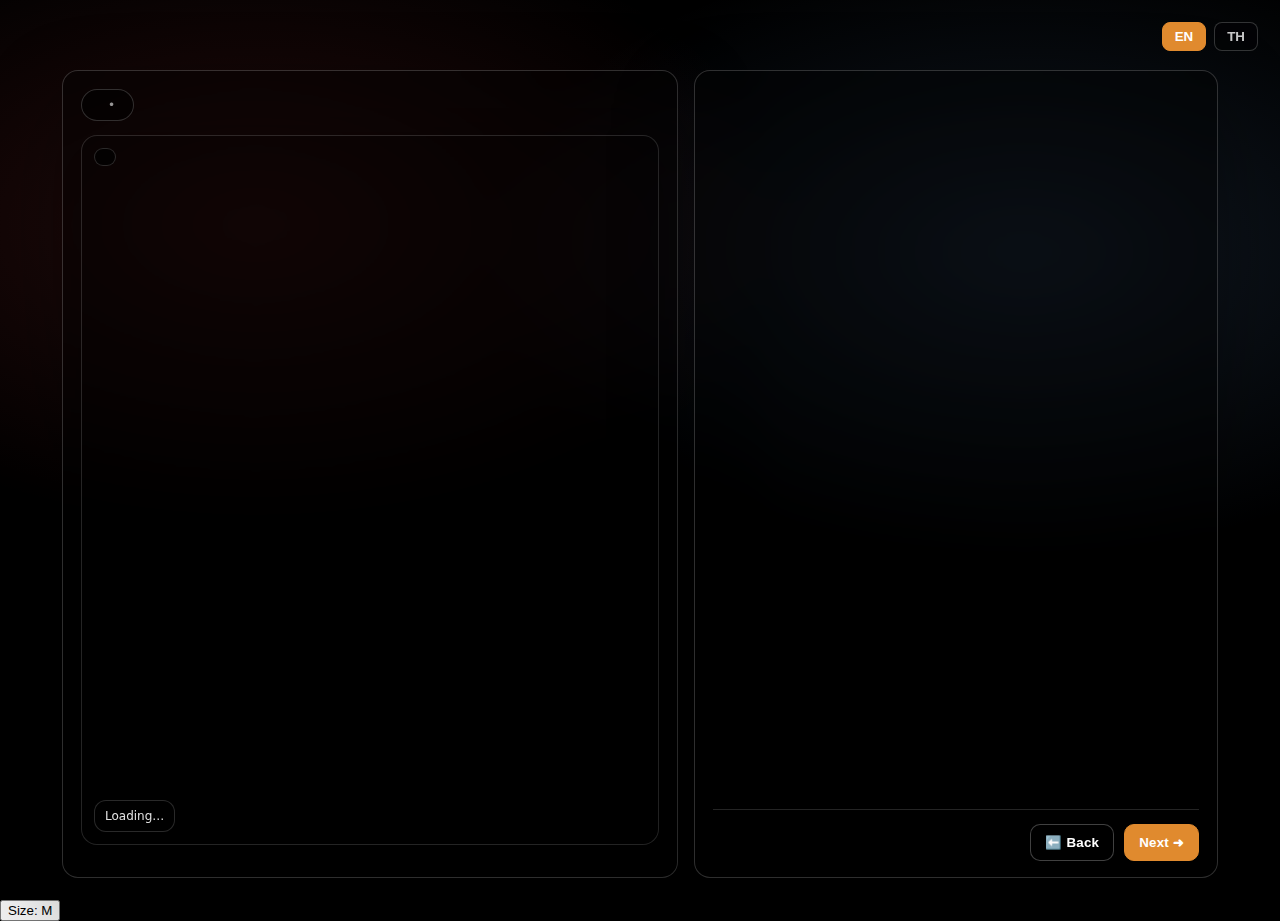
<file: slide7.html>
<!doctype html>
<html lang="en">
<head>
  <meta charset="utf-8" />
  <meta name="viewport" content="width=device-width,initial-scale=1" />
  <title>Pocket Guardian Tail — Slide 7</title>

  <!-- Global Zoom UI -->
  <link rel="stylesheet" href="ui.css" />

  <style>
    :root{
      --fg:#fff;
      --muted:rgba(255,255,255,.78);
      --line:rgba(255,255,255,.18);
      --glass:rgba(0,0,0,.40);
      --btn:rgba(0,0,0,.35);
      --btnHover:rgba(0,0,0,.55);
      --accent:#e08a2e;
    }
    *{box-sizing:border-box}
    html,body{height:100%;margin:0}
    body{
      font-family:system-ui,-apple-system,Segoe UI,Roboto,"Noto Sans Thai",sans-serif;
      color:var(--fg);
      background:#000;
      overflow:hidden;
    }

    /* Slide 7 ambience (battle-ish) */
    .bg{
      position:fixed; inset:0; z-index:-4;
      background:
        radial-gradient(900px 520px at 20% 25%, rgba(255,80,80,.14), transparent 60%),
        radial-gradient(900px 520px at 80% 28%, rgba(120,180,255,.14), transparent 60%),
        linear-gradient(180deg, rgba(0,0,0,.55), rgba(0,0,0,.86));
    }

    /* Language toggle */
    .lang{
      position:fixed;
      top:22px; right:22px;
      display:flex; gap:8px;
      z-index:1000;
    }
    .lang button{
      border:1px solid rgba(255,255,255,.25);
      background:rgba(0,0,0,.35);
      color:#fff;
      padding:6px 12px;
      border-radius:8px;
      font-weight:900;
      cursor:pointer;
      backdrop-filter:blur(10px);
      opacity:.78;
    }
    .lang button.active{
      opacity:1;
      background:var(--accent);
      border-color:var(--accent);
    }

    /* Layout */
    .wrap{
      height:100%;
      max-width:1200px;
      margin:0 auto;
      padding:70px 22px 22px;
      display:flex;
      flex-direction:column;
      gap:16px;
    }
    .grid{
      flex:1;
      display:grid;
      grid-template-columns:1.08fr .92fr;
      gap:16px;
      min-height:0;
    }

    .card{
      border:1px solid var(--line);
      background:var(--glass);
      border-radius:16px;
      backdrop-filter:blur(14px);
      box-shadow:0 30px 80px rgba(0,0,0,.35);
      overflow:hidden;
      min-height:0;
    }

    .kicker{
      display:inline-flex;
      gap:8px;
      align-items:center;
      padding:8px 10px;
      border:1px solid rgba(255,255,255,.18);
      border-radius:999px;
      background:rgba(0,0,0,.25);
      width:fit-content;
      color:var(--muted);
      font-size:12px;
      backdrop-filter: blur(10px);
      margin:18px 18px 0;
    }
    .kicker b{color:#fff}

    /* Left: visual panel */
    .left{
      position:relative;
      display:flex;
      flex-direction:column;
      min-height:0;
    }
    .visualArea{
      padding:14px 18px 16px;
      display:flex;
      flex-direction:column;
      gap:12px;
      flex:1;
      min-height:0;
    }
    .frame{
      position:relative;
      flex:1;
      min-height:0;
      border:1px solid rgba(255,255,255,.14);
      border-radius:16px;
      overflow:hidden;
      background:rgba(0,0,0,.22);
      box-shadow: 0 18px 50px rgba(0,0,0,.28);
    }
    .mainImg{
      width:100%;
      height:100%;
      object-fit:cover;
      display:block;
      opacity:0;
      transition:opacity .55s ease;
    }
    .mainImg.ready{ opacity:1; }

    .overlayLabel{
      position:absolute;
      left:12px; top:12px;
      padding:8px 10px;
      border-radius:12px;
      border:1px solid rgba(255,255,255,.16);
      background:rgba(0,0,0,.35);
      font-size:12px;
      color:rgba(255,255,255,.88);
      backdrop-filter:blur(10px);
      max-width:calc(100% - 24px);
      overflow:hidden;
      text-overflow:ellipsis;
      white-space:nowrap;
      user-select:none;
    }
    .imgMeta{
      position:absolute;
      left:12px; bottom:12px;
      padding:8px 10px;
      border-radius:12px;
      border:1px solid rgba(255,255,255,.16);
      background:rgba(0,0,0,.35);
      font-size:12px;
      color:rgba(255,255,255,.88);
      backdrop-filter:blur(10px);
      max-width:calc(100% - 24px);
      overflow:hidden;
      text-overflow:ellipsis;
      white-space:nowrap;
    }

    .thumbs{
      display:flex;
      gap:10px;
      overflow:auto;
      padding-bottom:4px;
    }
    .thumb{
      flex:0 0 auto;
      width:150px;
      height:84px;
      border-radius:12px;
      overflow:hidden;
      border:1px solid rgba(255,255,255,.16);
      background:rgba(0,0,0,.18);
      cursor:pointer;
      position:relative;
      opacity:.92;
    }
    .thumb:hover{opacity:1}
    .thumb.active{ outline:2px solid rgba(224,138,46,.9); }
    .thumb img{
      width:100%;
      height:100%;
      object-fit:cover;
      display:block;
    }
    .thumb .tcap{
      position:absolute;
      left:8px; bottom:8px;
      font-size:11px;
      padding:4px 8px;
      border-radius:999px;
      border:1px solid rgba(255,255,255,.14);
      background:rgba(0,0,0,.35);
      color:rgba(255,255,255,.88);
      backdrop-filter: blur(10px);
      max-width: calc(100% - 16px);
      overflow:hidden;
      text-overflow:ellipsis;
      white-space:nowrap;
    }

    /* Right: text */
    .right{
      padding:18px 18px 16px;
      display:flex;
      flex-direction:column;
      gap:14px;
      min-height:0;
    }
    h1{
      margin:0;
      font-size: clamp(24px, 3vw, 36px);
      line-height:1.12;
      letter-spacing:.2px;
    }
    .sub{
      color: var(--muted);
      font-size: 13px;
      line-height: 1.5;
      margin-top:-6px;
    }
    .panel{
      border:1px solid rgba(255,255,255,.14);
      background: rgba(255,255,255,.06);
      border-radius:14px;
      padding:14px 14px 12px;
      min-height:0;
      overflow:auto;
    }
    .panel h3{
      margin:0 0 10px 0;
      font-size:13px;
      letter-spacing:.04em;
      text-transform:uppercase;
      opacity:.92;
    }
    ul{
      margin:0;
      padding-left:18px;
      color: rgba(255,255,255,.86);
      font-size:14.5px;
      line-height:1.65;
    }
    li{ margin: 7px 0; }

    /* Minimal animation (image first, then text panel) */
    .fade{
      transition: opacity .28s ease, transform .28s ease;
      opacity:1;
      transform: translateY(0);
    }
    .fade.out{
      opacity:0;
      transform: translateY(10px);
    }

    /* Navigation */
    .nav{
      margin-top:auto;
      display:flex;
      justify-content:space-between;
      align-items:center;
      gap:12px;
      padding-top:14px;
      border-top:1px solid rgba(255,255,255,.14);
    }
    .navHint{
      color:var(--muted);
      font-size:12px;
      user-select:none;
    }
    .btn{
      border:1px solid rgba(255,255,255,.25);
      background:var(--btn);
      color:#fff;
      padding:10px 14px;
      border-radius:10px;
      font-weight:900;
      cursor:pointer;
      letter-spacing:.2px;
      backdrop-filter:blur(10px);
      display:inline-flex;
      align-items:center;
      gap:8px;
    }
    .btn:hover{background:var(--btnHover)}
    .btn.primary{
      background:var(--accent);
      border-color:var(--accent);
    }



    @media (max-width: 980px){
      .wrap{ padding-top:64px; }
      .grid{ grid-template-columns:1fr; }
      .thumb{ width:140px; height:78px; }
    }
  </style>
</head>

<body>
  <div class="bg"></div>



  <div id="pageRoot">
    <div class="lang">
      <button id="btnEN" class="active" type="button">EN</button>
      <button id="btnTH" type="button">TH</button>
    </div>

    <div class="wrap">
      <div class="grid">
        <!-- LEFT -->
        <section class="card left">
          <div class="kicker" id="kicker">
            <span id="kickerLeft"></span>
            <b id="kickerTitle"></b>
            <span style="opacity:.75">•</span>
            <span id="totalHint" style="opacity:.75"></span>
          </div>

          <div class="visualArea">
            <div class="frame">
              <img id="mainImg" class="mainImg" alt="Battle visual" />
              <div class="overlayLabel" id="overlayLabel"></div>
              <div class="imgMeta" id="imgMeta">Loading…</div>
            </div>

            <div class="thumbs" id="thumbs" aria-label="thumbnails"></div>
          </div>
        </section>

        <!-- RIGHT -->
        <aside class="card right">
          <div id="textBlock" class="fade out">
            <h1 id="title"></h1>
            <div class="sub" id="subtitle"></div>

            <div class="panel">
              <h3 id="head"></h3>
              <ul id="bullets"></ul>
            </div>
          </div>

          <div class="nav">
            <div class="navHint" id="navHint"></div>
            <div style="display:flex;gap:10px;flex-wrap:wrap;">
              <button class="btn" id="backBtn" type="button">⬅️ Back</button>
              <button class="btn primary" id="nextBtn" type="button">Next ➜</button>
            </div>
          </div>
        </aside>
      </div>
    </div>
  </div>

  <script src="ui.js"></script>

  <script>
    /* ==========================================================
      Slide 7 Asset Config (RAW GitHub URLs)
      - If ASSETS.s7 is empty: auto-load from repo folders.
    ========================================================== */
    const ASSETS = {
      // s7: [
      //   "https://raw.githubusercontent.com/sopwerdream/Pocket-Guardian-Tail/main/assets/Battle%20Arena%20map%20for%20battle%20scenes/xxx.png",
      // ],
      s7: [],
      s7_thumb1: "",
      s7_thumb2: "",
      s7_thumb3: "",
      introHoldMs: 1400,   // how long to keep intro text
      introEndMs: 2200     // when to remove intro overlay
    };

    const OWNER="sopwerdream";
    const REPO="Pocket-Guardian-Tail";
    const BRANCH="main";

    const BACK_PAGE="slide6.html";
    const NEXT_PAGE="slide8.html"; // placeholder

    const SLIDE_NO = 7;
    const TOTAL_SLIDES = 10;

    const COPY = {
      th:{
       
        introSub:"Tactical Battle",

        kickerLeft:`Slide ${SLIDE_NO} /`,
        kickerTitle:"Tactical Battle",
        total:`${SLIDE_NO}/${TOTAL_SLIDES}`,

        title:"Tactical Battle",
        subtitle:"ผลัดตา • ตำแหน่ง • สกิล • การตัดสินใจที่มีผลจริง",
        head:"รายละเอียด (TACTICAL BATTLE)",
        overlay:"Turn-Based Tactical Battle (Positioning + Skills + Synergy)",
        navHint:"Back → Slide 6 • Next → Slide 8",
        bullets:[
          "เข้าสู่ฉากต่อสู้เมื่อผู้เล่น “เข้าใกล้ศัตรู” จาก Exploration Mode",
          "ระบบผลัดตา: คิดก่อนทำ วางตำแหน่ง และเลือกสกิลให้เหมาะกับสถานการณ์",
          "มี Terrain / พื้นที่สำคัญ: ทางแคบ, จุดสูง, อุปสรรค ช่วยสร้างการตัดสินใจเชิงกลยุทธ์",
          "Synergy ระหว่างผู้พิทักษ์: บัฟ/ดีบัฟ/คอมโบ เพื่อชนะด้วยแผน ไม่ใช่แค่ค่า Stat",
          "รางวัลหลังชนะ: วัตถุดิบ/อัปเกรด/ปลดล็อกเส้นทาง → กลับไป Explore ต่อ"
        ],
      },
      en:{
        introTitle:"Gameplay Mode",
        introSub:"Tactical Battle",

        kickerLeft:`Slide ${SLIDE_NO} /`,
        kickerTitle:"Tactical Battle",
        total:`${SLIDE_NO}/${TOTAL_SLIDES}`,

        title:"Tactical Battle",
        subtitle:"Turn-based • Positioning • Skills • Meaningful decisions",
        head:"Overview (TACTICAL BATTLE)",
        overlay:"Turn-Based Tactical Battle (Positioning + Skills + Synergy)",
        navHint:"Back → Slide 6 • Next → Slide 8",
        bullets:[
          "Triggered when players approach an enemy during Exploration mode.",
          "Turn-based tactics: plan actions, manage positioning, and choose skills wisely.",
          "Terrain matters: choke points, elevations, obstacles create strategic choices.",
          "Guardian synergy: buffs/debuffs/combos to win through planning, not raw stats.",
          "Post-battle rewards feed progression, unlocking upgrades and new exploration routes."
        ],
      }
    };

    // Refs
    const btnEN=document.getElementById("btnEN");
    const btnTH=document.getElementById("btnTH");

    const kickerLeft=document.getElementById("kickerLeft");
    const kickerTitle=document.getElementById("kickerTitle");
    const totalHint=document.getElementById("totalHint");

    const titleEl=document.getElementById("title");
    const subtitleEl=document.getElementById("subtitle");
    const headEl=document.getElementById("head");
    const bulletsEl=document.getElementById("bullets");
    const overlayLabel=document.getElementById("overlayLabel");
    const navHint=document.getElementById("navHint");
    const textBlock=document.getElementById("textBlock");

    const mainImg=document.getElementById("mainImg");
    const imgMeta=document.getElementById("imgMeta");
    const thumbs=document.getElementById("thumbs");



    // Navigation
    document.getElementById("backBtn").onclick=()=>location.href=BACK_PAGE;
    document.getElementById("nextBtn").onclick=()=>location.href=NEXT_PAGE;

    window.addEventListener("keydown",(e)=>{
      if(e.key==="ArrowLeft") location.href=BACK_PAGE;
      if(e.key==="ArrowRight") location.href=NEXT_PAGE;
    });

    function renderBullets(arr){
      bulletsEl.innerHTML = arr.map(t=>`<li>${t}</li>`).join("");
    }

    function currentLang(){
      return btnTH.classList.contains("active") ? "th" : "en";
    }

    function setLang(lang){
      textBlock.classList.add("out");
      setTimeout(()=>{
        const c=COPY[lang];

        introTitle.textContent = c.introTitle;
        introSub.textContent = c.introSub;

        kickerLeft.textContent = c.kickerLeft;
        kickerTitle.textContent = c.kickerTitle;
        totalHint.textContent = c.total;

        titleEl.textContent = c.title;
        subtitleEl.textContent = c.subtitle;
        headEl.textContent = c.head;
        overlayLabel.textContent = c.overlay;
        navHint.textContent = c.navHint;
        renderBullets(c.bullets);

        btnEN.classList.toggle("active", lang==="en");
        btnTH.classList.toggle("active", lang==="th");

        textBlock.classList.remove("out");
      }, 170);
    }

    btnEN.onclick=()=>setLang("en");
    btnTH.onclick=()=>setLang("th");


    // ---- GitHub helpers
    function isImage(name){ return /\.(png|jpg|jpeg|webp|gif)$/i.test(name); }

    async function gh(path){
      const api=`https://api.github.com/repos/${OWNER}/${REPO}/contents/${encodeURIComponent(path)}?ref=${encodeURIComponent(BRANCH)}`;
      const res=await fetch(api,{headers:{Accept:"application/vnd.github+json"}});
      if(!res.ok) throw new Error(`GitHub API failed (${res.status}) for ${path}`);
      return await res.json();
    }

    // Try multiple folder name variants (in case of naming differences)
    const BATTLE_FOLDERS = [
      "assets/Battle Arena map for battle scenes",
      "assets/battle arena map for battle scenes",
      "assets/battle arena",
      "assets/Battle Arena"
    ];

    async function firstExistingFolder(folders){
      for(const f of folders){
        try{
          const data = await gh(f);
          if(Array.isArray(data)) return {folder:f, data};
        }catch(e){}
      }
      throw new Error("Cannot find battle folder. Please check assets folder name.");
    }

    function pickPreferred(list){
      const lower = list.map(x=>({ ...x, l:(x.name||"").toLowerCase() }));
      return lower.find(x=>x.l.includes("arena")) ||
             lower.find(x=>x.l.includes("battle")) ||
             lower.find(x=>x.l.includes("scene")) ||
             lower[0];
    }

    // ---- Rotation
    let rotationList = [];
    let rotationIndex = 0;
    let rotationTimer = null;

    function highlightThumb(url){
      [...thumbs.querySelectorAll(".thumb")].forEach(t=>{
        t.classList.toggle("active", t.dataset.url === url);
      });
    }

    function setMainImage(url, label){
      mainImg.classList.remove("ready");
      setTimeout(()=>{
        mainImg.onload = ()=> mainImg.classList.add("ready");
        mainImg.src = url;
        imgMeta.textContent = label || url.split("/").slice(-1)[0];
      }, 60);
    }

    function startRotation(){
      if(rotationTimer) clearInterval(rotationTimer);
      if(rotationList.length <= 1) return;
      rotationTimer = setInterval(()=>{
        rotationIndex = (rotationIndex + 1) % rotationList.length;
        const item = rotationList[rotationIndex];
        setMainImage(item.url, `${item.label} • ${item.name}`);
        highlightThumb(item.url);
      }, 3800);
    }

    function addThumb(url, cap){
      const el = document.createElement("div");
      el.className="thumb";
      el.dataset.url=url;

      const img=document.createElement("img");
      img.src=url;

      const tcap=document.createElement("div");
      tcap.className="tcap";
      tcap.textContent=cap;

      el.appendChild(img);
      el.appendChild(tcap);

      el.onclick=()=>{
        const idx = rotationList.findIndex(x=>x.url===url);
        if(idx>=0) rotationIndex=idx;
        setMainImage(url, cap);
        highlightThumb(url);
        startRotation();
      };

      thumbs.appendChild(el);
    }

    async function autoLoadFromRepo(){
      const found = await firstExistingFolder(BATTLE_FOLDERS);
      const folder = found.folder;
      const files = found.data;

      const imgs = files
        .filter(x=>x.type==="file" && isImage(x.name))
        .map(x=>({name:x.name, url:x.download_url, label: folder.replace("assets/","assets/") }));

      if(!imgs.length) throw new Error(`No images found in ${folder}`);

      imgs.sort((a,b)=>a.name.localeCompare(b.name));
      rotationList = imgs.slice(0, Math.min(8, Math.max(5, imgs.length)));

      // thumbs
      thumbs.innerHTML="";
      const fixedThumbs = [ASSETS.s7_thumb1, ASSETS.s7_thumb2, ASSETS.s7_thumb3].filter(Boolean);
      if(fixedThumbs.length){
        fixedThumbs.forEach((u,i)=>addThumb(u, `Thumb • ${i+1}`));
      } else {
        rotationList.slice(0,3).forEach(x=>addThumb(x.url, `Battle • ${x.name}`));
      }

      const first = pickPreferred(rotationList);
      rotationIndex = Math.max(0, rotationList.findIndex(x=>x.url===first.url));
      setMainImage(rotationList[rotationIndex].url, `Battle • ${rotationList[rotationIndex].name}`);
      highlightThumb(rotationList[rotationIndex].url);

      // reveal text after first image ready
      mainImg.onload = ()=>{
        mainImg.classList.add("ready");
        setTimeout(()=>textBlock.classList.remove("out"), 220);
      };

      startRotation();
    }

    async function init(){
      setLang("th");
      runIntroOnce();

      try{
        if(Array.isArray(ASSETS.s7) && ASSETS.s7.length){
          rotationList = ASSETS.s7.map((url,i)=>({
            url, name:`custom-${String(i+1).padStart(2,"0")}`, label:"ASSETS.s7"
          }));

          thumbs.innerHTML="";
          const fixedThumbs = [ASSETS.s7_thumb1, ASSETS.s7_thumb2, ASSETS.s7_thumb3].filter(Boolean);
          const thumbList = fixedThumbs.length ? fixedThumbs : rotationList.slice(0,3).map(x=>x.url);
          thumbList.forEach((u,idx)=>addThumb(u, `S7 • ${idx+1}`));

          rotationIndex = 0;
          setMainImage(rotationList[0].url, "ASSETS.s7");
          highlightThumb(rotationList[0].url);

          mainImg.onload = ()=>{
            mainImg.classList.add("ready");
            setTimeout(()=>textBlock.classList.remove("out"), 220);
          };

          startRotation();
        } else {
          await autoLoadFromRepo();
        }
      } catch(err){
        imgMeta.textContent = err.message;
        console.error(err);
        setTimeout(()=>textBlock.classList.remove("out"), 220);
      }
    }

    init();
  </script>
</body>
</html>
</file>
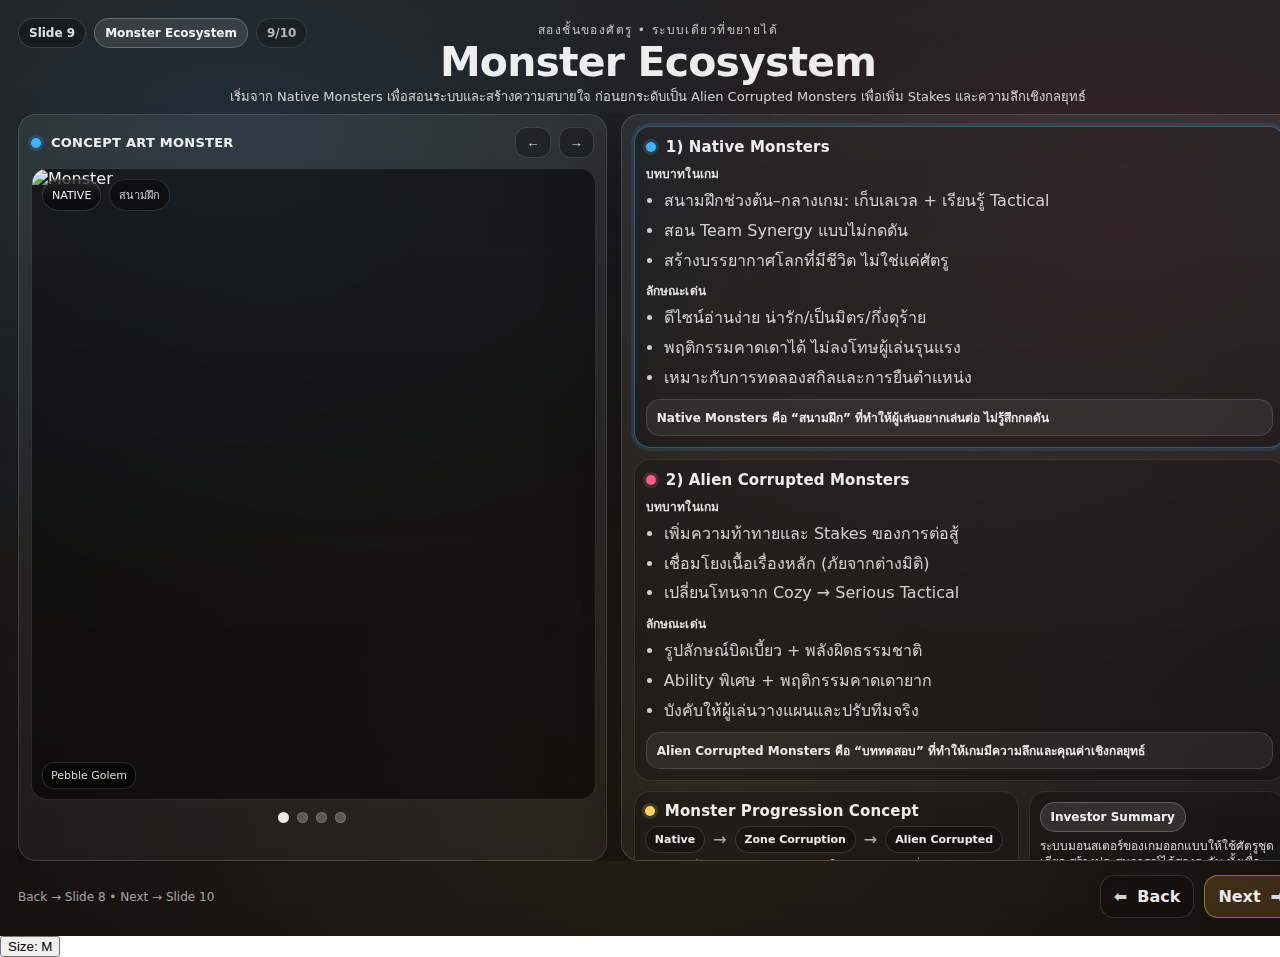
<file: slide9.html>
<!doctype html>
<html lang="en">
<head>
  <meta charset="utf-8" />
  <meta name="viewport" content="width=device-width,initial-scale=1" />
  <title>Pocket Guardian Tail — Slide 9 (Monster Ecosystem)</title>

  <!-- Global UI -->
  <link rel="stylesheet" href="ui.css" />
  <!-- Slide-specific -->
  <link rel="stylesheet" href="slide9.css" />
</head>

<body>
  <div id="pageRoot" class="s9-root">
    <header class="s9-top">
      <div class="s9-pills">
        <span class="pill">Slide 9</span>
        <span class="pill strong" data-th="Monster Ecosystem" data-en="Monster Ecosystem"></span>
        <span class="pill ghost">9/10</span>
      </div>

      <div class="s9-titleWrap">
        <div class="s9-kicker"
             data-th="สองชั้นของศัตรู • ระบบเดียวที่ขยายได้"
             data-en="Two layers of enemies • One scalable system"></div>
        <h1 class="s9-title" data-th="Monster Ecosystem" data-en="Monster Ecosystem"></h1>
        <p class="s9-sub"
           data-th="เริ่มจาก Native Monsters เพื่อสอนระบบและสร้างความสบายใจ ก่อนยกระดับเป็น Alien Corrupted Monsters เพื่อเพิ่ม Stakes และความลึกเชิงกลยุทธ์"
           data-en="Start with Native Monsters to teach tactics gently, then escalate into Alien Corrupted Monsters to raise stakes and strategic depth."></p>
      </div>
    </header>

    <main class="s9-grid">
      <!-- LEFT: Visual carousel -->
      <section class="card s9-visual" aria-label="Monster visuals">
        <div class="s9-visualHeader">
          <div class="s9-visualLabel">
            <span class="dot"></span>
            <span data-th="CONCEPT ART MONSTER" data-en="CONCEPT ART MONSTER"></span>
          </div>
          <div class="s9-visualTools">
            <button class="iconBtn" id="s9Prev" type="button" title="Prev">←</button>
            <button class="iconBtn" id="s9Next" type="button" title="Next">→</button>
          </div>
        </div>

        <div class="s9-stage" id="s9Stage" role="button" tabindex="0" aria-label="Open image popup">
          <img id="s9MainImg" alt="Monster" />
          <div class="s9-stageOverlay">
            <div class="s9-badges">
              <span class="badge" id="s9BadgeA"></span>
              <span class="badge ghost" id="s9BadgeB"></span>
            </div>
          </div>
          <div class="s9-stageFooter" id="s9Caption"></div>
        </div>

        <div class="s9-dots" id="s9Dots"></div>
      </section>

      <!-- RIGHT: Content -->
      <section class="card s9-content" aria-label="Monster ecosystem content">
        <div class="s9-section s9-native" id="secNative">
          <div class="s9-secHead">
            <span class="chip c1"></span>
            <h2 data-th="1) Native Monsters" data-en="1) Native Monsters"></h2>
          </div>

          <div class="s9-block">
            <h3 data-th="บทบาทในเกม" data-en="Role in the game"></h3>
            <ul>
              <li data-th="สนามฝึกช่วงต้น–กลางเกม: เก็บเลเวล + เรียนรู้ Tactical" data-en="Early–mid training ground: level up + learn tactics."></li>
              <li data-th="สอน Team Synergy แบบไม่กดดัน" data-en="Teaches team synergy with low pressure."></li>
              <li data-th="สร้างบรรยากาศโลกที่มีชีวิต ไม่ใช่แค่ศัตรู" data-en="Makes the world feel alive, not just enemies."></li>
            </ul>
          </div>

          <div class="s9-block">
            <h3 data-th="ลักษณะเด่น" data-en="Key traits"></h3>
            <ul>
              <li data-th="ดีไซน์อ่านง่าย น่ารัก/เป็นมิตร/กึ่งดุร้าย" data-en="Readable silhouettes; cute/friendly/semi-feral."></li>
              <li data-th="พฤติกรรมคาดเดาได้ ไม่ลงโทษผู้เล่นรุนแรง" data-en="Predictable behavior; low frustration."></li>
              <li data-th="เหมาะกับการทดลองสกิลและการยืนตำแหน่ง" data-en="Encourages experimentation and positioning."></li>
            </ul>
          </div>

          <div class="s9-callout" id="nativeMsg"
               data-th="Native Monsters คือ “สนามฝึก” ที่ทำให้ผู้เล่นอยากเล่นต่อ ไม่รู้สึกกดดัน"
               data-en="Native monsters are the ‘training ground’ that keeps players engaged without pressure."></div>
        </div>

        <div class="s9-section s9-corrupt" id="secCorrupt">
          <div class="s9-secHead">
            <span class="chip c2"></span>
            <h2 data-th="2) Alien Corrupted Monsters" data-en="2) Alien Corrupted Monsters"></h2>
          </div>

          <div class="s9-block">
            <h3 data-th="บทบาทในเกม" data-en="Role in the game"></h3>
            <ul>
              <li data-th="เพิ่มความท้าทายและ Stakes ของการต่อสู้" data-en="Raises difficulty and combat stakes."></li>
              <li data-th="เชื่อมโยงเนื้อเรื่องหลัก (ภัยจากต่างมิติ)" data-en="Ties directly to the alien threat narrative."></li>
              <li data-th="เปลี่ยนโทนจาก Cozy → Serious Tactical" data-en="Shifts tone from cozy to serious tactical."></li>
            </ul>
          </div>

          <div class="s9-block">
            <h3 data-th="ลักษณะเด่น" data-en="Key traits"></h3>
            <ul>
              <li data-th="รูปลักษณ์บิดเบี้ยว + พลังผิดธรรมชาติ" data-en="Distorted visuals + unnatural power."></li>
              <li data-th="Ability พิเศษ + พฤติกรรมคาดเดายาก" data-en="Special abilities + less predictable patterns."></li>
              <li data-th="บังคับให้ผู้เล่นวางแผนและปรับทีมจริง" data-en="Forces real planning and team adaptation."></li>
            </ul>
          </div>

          <div class="s9-callout" id="corruptMsg"
               data-th="Alien Corrupted Monsters คือ “บททดสอบ” ที่ทำให้เกมมีความลึกและคุณค่าเชิงกลยุทธ์"
               data-en="Alien corrupted monsters are the ‘strategic test’ that adds depth and value."></div>
        </div>

        <div class="s9-bottom">
          <div class="s9-prog">
            <div class="s9-secHead">
              <span class="chip c3"></span>
              <h2 data-th="Monster Progression Concept" data-en="Monster Progression Concept"></h2>
            </div>
            <div class="s9-flow" id="s9Flow">
              <div class="node" data-th="Native" data-en="Native"></div>
              <div class="arrow">→</div>
              <div class="node" data-th="Zone Corruption" data-en="Zone Corruption"></div>
              <div class="arrow">→</div>
              <div class="node" data-th="Alien Corrupted" data-en="Alien Corrupted"></div>
            </div>
            <p class="s9-small"
               data-th="มอนสเตอร์ “ตัวเดิม แต่คนละความรู้สึกในการเล่น” ช่วยเพิ่มความหลากหลายโดยไม่เพิ่มต้นทุนแบบเส้นตรง"
               data-en="“Same enemy set, different gameplay feeling” increases variety without linear cost growth."></p>
          </div>

          <div class="s9-invest">
            <div class="pill strong" data-th="Investor Summary" data-en="Investor Summary"></div>
            <p class="s9-investText"
               data-th="ระบบมอนสเตอร์ของเกมออกแบบให้ใช้ศัตรูชุดเดียว สร้างประสบการณ์ได้สองระดับ ทั้งเพื่อความสนุกระยะยาวและการควบคุมต้นทุนการพัฒนา"
               data-en="One enemy set delivers two layers of experience—engagement and depth—while keeping production scalable."></p>
          </div>
        </div>
      </section>
    </main>

    <footer class="s9-nav">
      <div class="s9-navHint" data-th="Back → Slide 8 • Next → Slide 10" data-en="Back → Slide 8 • Next → Slide 10"></div>
      <div class="s9-navBtns">
        <a class="navBtn" href="slide8.html"><span class="navIcon">⬅</span><span data-th="Back" data-en="Back"></span></a>
        <a class="navBtn primary" href="slide10.html"><span data-th="Next" data-en="Next"></span><span class="navIcon">➡</span></a>
      </div>
    </footer>
  </div>

  <!-- Lightbox -->
  <div class="s9Lightbox" id="s9Lightbox" aria-hidden="true">
    <div class="s9LightboxInner" role="dialog" aria-modal="true" aria-label="Monster image popup">
      <button class="s9Close" id="s9Close" type="button" aria-label="Close">✕</button>
      <img id="s9LightboxImg" alt="Monster Large" />
      <div class="s9LightboxCap" id="s9LightboxCap"></div>
    </div>
  </div>

  <script src="slide9.js"></script>
  <script src="ui.js"></script>
</body>
</html>
</file>
<file: ui.css>
:root{ --page-scale: 1; }

#pageRoot{
  position: relative;
  width: 100%;
  height: 100%;
  transform: scale(var(--page-scale));
  transform-origin: top center;
}

/* Zoom Controls (fixed, not scaled) */
.zoomCtl{
  position: fixed; top: 22px; right: 170px;
  z-index: 9999;
  display:flex; gap:8px; align-items:center;
  font-family: system-ui, -apple-system, Segoe UI, Roboto, "Noto Sans Thai", sans-serif;
}
.zoomCtl button{
  border:1px solid rgba(255,255,255,.25);
  background: rgba(0,0,0,.35);
  color:#fff; padding:6px 10px; border-radius:8px;
  font-weight:900; cursor:pointer;
  backdrop-filter: blur(10px);
  opacity:.9;
}
.zoomCtl button:hover{ opacity:1; }
.zoomCtl .pill{
  border:1px solid rgba(255,255,255,.25);
  background: rgba(0,0,0,.35);
  color:rgba(255,255,255,.92);
  padding:6px 10px; border-radius:999px;
  font-weight:900; letter-spacing:.2px;
  backdrop-filter: blur(10px);
  user-select:none;
}
@media (max-width: 900px){ .zoomCtl{ right:150px; } }
</file>
<file: slide9.css>
/* Slide 9 — Monster Ecosystem (standalone CSS)
   - No global ui.css dependency
   - Fits within viewport (no page overflow); internal scrolling where needed
   - Header: left pills stay left, title block is centered and can move independently
   - Reduced: left image frame + bottom boxes (per request)
*/

/* ----- Page fit / reset ----- */
html, body{
  height: 100%;
  margin: 0;
}
body{
  overflow: hidden; /* prevent whole-page overflow */
  font-family: system-ui, -apple-system, Segoe UI, Roboto, "Noto Sans Thai", sans-serif;
}

/* ----- Optional: zoom control styles (moved from ui.css) ----- */
:root{ --page-zoom: 1; }

/* Zoom จริง (Chromium) */
#pageRoot{
  width:100%;
  height:100%;
  zoom: var(--page-zoom);
}

/* fallback เผื่อ browser ที่ไม่รองรับ zoom */
@supports not (zoom: 1){
  #pageRoot{
    transform: scale(var(--page-zoom));
    transform-origin: top left;
    width: calc(100% / var(--page-zoom));
    height: calc(100% / var(--page-zoom));
  }
}

/* ถ้ามีปุ่มซูม .zoomCtl (บางสไลด์ใช้ร่วมกัน) */
.zoomCtl{
  position: fixed;
  top: 22px;
  right: 170px;
  z-index: 99999;
  display:flex;
  gap:8px;
  align-items:center;
}
.zoomCtl button{
  border:1px solid rgba(255,255,255,.25);
  background: rgba(0,0,0,.35);
  color:#fff;
  padding:6px 10px;
  border-radius:8px;
  font-weight:900;
  cursor:pointer;
  backdrop-filter: blur(10px);
  opacity:.92;
}
.zoomCtl button:hover{ opacity:1; }
.zoomCtl .pill{
  border:1px solid rgba(255,255,255,.25);
  background: rgba(0,0,0,.35);
  color:rgba(255,255,255,.92);
  padding:6px 10px;
  border-radius:999px;
  font-weight:900;
  letter-spacing:.2px;
  backdrop-filter: blur(10px);
  user-select:none;
}
@media (max-width: 900px){
  .zoomCtl{ right:150px; }
}

/* ----- Slide tokens ----- */
:root{
  --s9-stroke: rgba(255,255,255,.14);
  --s9-stroke2: rgba(255,255,255,.10);
  --s9-text: rgba(255,255,255,.92);
  --s9-text2: rgba(255,255,255,.76);
  --s9-radius: 18px;

  --native-accent: #3db4ff;
  --corrupt-accent: #ff5c8a;
  --elite-accent: #f4a23a;

  /* layout */
  --s9-pad: clamp(12px, 1.6vw, 18px);
  --s9-gap: clamp(10px, 1.2vw, 14px);

  /* header space reserve (prevents overlap) */
  --s9-header-h: 86px;
}

/* ----- Pills (standalone) ----- */
.pill{
  display:inline-flex;
  align-items:center;
  gap: 8px;
  padding: 7px 10px;
  border-radius: 999px;
  border: 1px solid rgba(255,255,255,.16);
  background: rgba(0,0,0,.28);
  color: rgba(255,255,255,.86);
  font-weight: 900;
  font-size: 12px;
  backdrop-filter: blur(10px);
  user-select:none;
}
.pill.strong{
  border-color: rgba(255,255,255,.24);
  background: rgba(255,255,255,.10);
  color: rgba(255,255,255,.94);
}
.pill.ghost{ opacity: .78; }

/* ----- Root: lock to viewport ----- */
.s9-root{
  height: 100vh;
  width: 100%;
  padding: var(--s9-pad);
  color: var(--s9-text);
  position: relative;
  display: flex;
  flex-direction: column;
  overflow: hidden; /* key: prevent page overflow */
}

/* ===== Slide 9: Darker Background ===== */
.s9-root::before{
  content:"";
  position: fixed;
  inset: 0;
  background:
    /* ลดความสว่างของ glow ลง */
    radial-gradient(900px 700px at 18% 18%, rgba(61,180,255,.12), transparent 62%),
    radial-gradient(900px 700px at 85% 25%, rgba(255,92,138,.10), transparent 62%),
    radial-gradient(1200px 900px at 50% 85%, rgba(244,162,58,.09), transparent 68%),
    /* เพิ่มความดำโดยรวม */
    linear-gradient(180deg, rgba(0,0,0,.88), rgba(0,0,0,.94));
  z-index: -3;
}

/* (ตัวเลือก) ถ้ายังอยากให้เข้มขึ้นอีก ให้ปลดคอมเมนต์บล็อกนี้ */
 /*
.s9-root::after{
  content:"";
  position: fixed;
  inset: 0;
  background: rgba(0,0,0,.18);
  z-index: -2;
}
 */

.card{
  border-radius: var(--s9-radius);
  border: 1px solid var(--s9-stroke);
  background: linear-gradient(180deg, rgba(255,255,255,.07), rgba(255,255,255,.04));
  box-shadow: 0 22px 70px rgba(0,0,0,.42);
  backdrop-filter: blur(10px);
  min-height: 0; /* allow children to shrink */
}

/* =========================
   Header (LEFT pills + CENTER title)
   ========================= */
.s9-top{
  display:flex;
  gap: 12px;
  align-items:flex-start;
  justify-content:space-between;

  position: relative;          /* ✅ สำคัญ: ให้ absolute child ยึดกับ header */
  min-height: var(--s9-header-h); /* ✅ กัน title ซ้อนการ์ด */
  margin-bottom: 10px;
}

.s9-pills{
  display:flex;
  flex-wrap:wrap;
  gap:8px;
  align-self:flex-start;
}

.s9-titleWrap{
  position: absolute;          /* ✅ ขยับเฉพาะฝั่งขวาได้ */
  top: 2px;
  left: 50%;
  transform: translateX(-50%);
  width: min(980px, calc(100% - 260px));
  text-align: center;
  pointer-events: none;        /* ✅ กันชนกับปุ่ม/การ์ด */
}

.s9-kicker{
  font-size: 12px;
  letter-spacing: .12em;
  text-transform: uppercase;
  color: rgba(255,255,255,.72);
  margin: 0 0 2px;
  text-align: center;
}
.s9-title{
  margin: 0;
  font-size: clamp(26px, 3.2vw, 46px);
  line-height: 1.05;
  letter-spacing: -0.02em;
  text-align: center;
}
.s9-sub{
  margin: 4px 0 0;
  color: rgba(255,255,255,.78);
  font-size: 13px;
  line-height: 1.35;
  text-align: center;
}

/* Main: takes remaining viewport */
.s9-grid{
  flex: 1 1 auto;
  min-height: 0; /* IMPORTANT */
  display:grid;
  grid-template-columns: 1fr 1.15fr;
  gap: var(--s9-gap);
  align-items: stretch;
  overflow: hidden; /* avoid page overflow */
}
@media (max-width: 980px){
  .s9-grid{ grid-template-columns: 1fr; }
  /* บนมือถือให้ title ยังอยู่กลาง */
  .s9-titleWrap{
    width: min(980px, calc(100% - 24px));
  }
}

/* =========================
   Visual (LEFT) — reduced frame size
   ========================= */
.s9-visual{
  padding: 12px;          /* ลด padding */
  display:flex;
  flex-direction: column;
  gap: 10px;              /* ลด gap */
  min-height: 0;          /* IMPORTANT */
  overflow: hidden;       /* keep inside card */
}

.s9-visualHeader{
  display:flex;
  align-items:center;
  justify-content: space-between;
  gap: 10px;
  flex: 0 0 auto;
}
.s9-visualLabel{
  display:flex;
  align-items:center;
  gap: 10px;
  font-weight: 900;
  font-size: 13px;
  letter-spacing: .02em;
}
.dot{
  width: 10px; height: 10px;
  border-radius: 999px;
  background: var(--native-accent);
  box-shadow: 0 0 0 3px rgba(61,180,255,.18);
}
.s9-visualTools{ display:flex; gap:8px; }
.iconBtn{
  border: 1px solid var(--s9-stroke);
  background: rgba(0,0,0,.30);
  color: rgba(255,255,255,.9);
  border-radius: 12px;
  padding: 7px 10px;      /* ลด */
  cursor:pointer;
}
.iconBtn:hover{ border-color: rgba(255,255,255,.22); }

.s9-stage{
  position: relative;
  border-radius: 16px;
  overflow: hidden;
  border: 1px solid var(--s9-stroke2);
  background: rgba(0,0,0,.35);

  /* ✅ ทำกรอบแนวตั้ง */
  aspect-ratio: 3 / 4;           /* แนวตั้งสวยแบบโปสเตอร์ */
  height: auto;                   /* ยกเลิกการ fix height */
  width: 100%;
  max-height: 70vh;               /* กันล้นจอ */
  cursor: zoom-in;
}

/* ✅ จัดภาพให้เต็มกรอบแนวตั้ง */
.s9-stage img{
  width: 100%;
  height: 100%;
  object-fit: contain;            /* ไม่ตัดภาพ */
  background: rgba(0,0,0,.25);
  object-position: center;        /* จัดกลาง */
  display:block;
}
.s9-stage:hover img{
  transform: scale(1.05);
  filter: saturate(1.08);
}

.s9-stageOverlay{
  position:absolute;
  inset: 10px 10px auto 10px; /* ลด inset */
  display:flex;
  justify-content:flex-start;
}
.s9-badges{ display:flex; gap:8px; flex-wrap:wrap; }
.badge{
  display:inline-flex;
  align-items:center;
  padding: 6px 9px;        /* ลด */
  border-radius: 999px;
  border: 1px solid rgba(255,255,255,.16);
  background: rgba(0,0,0,.35);
  color: rgba(255,255,255,.92);
  font-size: 11px;         /* ลด */
  backdrop-filter: blur(8px);
}
.badge.ghost{ opacity:.82; }

/* ✅ ลดกรอบข้อความใต้รูป */
.s9-stageFooter{
  position:absolute;
  left: 10px;
  bottom: 10px;
  padding: 6px 8px;       /* ✅ ลด */
  border-radius: 12px;
  border: 1px solid var(--s9-stroke);
  background: rgba(0,0,0,.35);
  color: rgba(255,255,255,.82);
  font-size: 11px;        /* ✅ ลด */
  max-width: calc(100% - 20px);
  white-space: nowrap;
  overflow: hidden;
  text-overflow: ellipsis;
  backdrop-filter: blur(8px);
}

/* Dots/footer in visual */
.s9-dots{
  display:flex;
  gap:8px;
  justify-content:center;
  padding: 2px 0 0;       /* ลด */
  flex: 0 0 auto;
}
.s9Dot{
  width: 9px; height: 9px; /* ลด */
  border-radius: 999px;
  background: rgba(255,255,255,.25);
  border: 1px solid rgba(255,255,255,.16);
  cursor:pointer;
}
.s9Dot.isActive{ background: rgba(255,255,255,.90); }

/* =========================
   Content (RIGHT) — internal scroll
   ========================= */
.s9-content{
  padding: 12px;          /* ลด */
  min-height: 0;          /* IMPORTANT */
  overflow: auto;         /* scroll inside, not page */
}

/* ทำให้การ scroll ลื่นขึ้น */
.s9-content::-webkit-scrollbar{ width: 10px; }
.s9-content::-webkit-scrollbar-thumb{
  background: rgba(255,255,255,.18);
  border-radius: 999px;
}
.s9-content::-webkit-scrollbar-track{
  background: rgba(0,0,0,.18);
  border-radius: 999px;
}

.s9-section{
  border: 1px solid rgba(255,255,255,.10);
  border-radius: 16px;
  background: rgba(0,0,0,.22);
  padding: 11px;          /* ลด */
  margin-bottom: 10px;    /* ลด */
  transition: transform .25s ease, border-color .25s ease, box-shadow .25s ease;
}
.s9-secHead{
  display:flex;
  align-items:center;
  gap: 10px;
  margin-bottom: 6px;
}
.s9-secHead h2{
  margin:0;
  font-size: 15px;        /* ลด */
  letter-spacing: .01em;
}
.s9-block h3{
  margin: 8px 0 6px;      /* ลด */
  font-size: 12px;        /* ลด */
  color: rgba(255,255,255,.86);
  letter-spacing: .01em;
}
.s9-block ul{
  margin: 0;
  padding-left: 18px;
  color: rgba(255,255,255,.78);
  line-height: 1.55;      /* ลด */
}
.s9-block li{ margin: 5px 0; } /* ลด */

.s9-callout{
  margin-top: 8px;
  padding: 8px 10px;      /* ลด */
  border-radius: 14px;
  border: 1px solid rgba(255,255,255,.12);
  background: rgba(255,255,255,.06);
  color: rgba(255,255,255,.90);
  font-weight: 900;
  font-size: 12px;        /* ลด */
}

/* chips */
.chip{
  width: 10px; height: 10px;
  border-radius: 999px;
  box-shadow: 0 0 0 3px rgba(255,255,255,.12);
}
.chip.c1{ background: var(--native-accent); box-shadow:0 0 0 3px rgba(61,180,255,.18); }
.chip.c2{ background: var(--corrupt-accent); box-shadow:0 0 0 3px rgba(255,92,138,.18); }
.chip.c3{ background: #ffd166; box-shadow:0 0 0 3px rgba(255,209,102,.16); }

/* Active emphasis */
.s9-section.isActive{
  border-color: rgba(255,255,255,.22);
  box-shadow: 0 0 0 3px rgba(255,255,255,.08);
  transform: translateY(-1px);
}
.s9-native.isActive{
  border-color: rgba(61,180,255,.40);
  box-shadow: 0 0 0 3px rgba(61,180,255,.12);
}
.s9-corrupt.isActive{
  border-color: rgba(255,92,138,.40);
  box-shadow: 0 0 0 3px rgba(255,92,138,.12);
}

/* =========================
   Bottom area (RIGHT) — reduced boxes
   ========================= */
.s9-bottom{
  display:grid;
  grid-template-columns: 1.2fr .8fr;
  gap: 10px;            /* ลด */
  margin-top: 6px;      /* ลด */
}
@media (max-width: 980px){
  .s9-bottom{ grid-template-columns: 1fr; }
}

.s9-prog,
.s9-invest{
  border: 1px solid rgba(255,255,255,.10);
  border-radius: 16px;
  background: rgba(0,0,0,.22);
  padding: 10px;        /* ✅ ลดกรอบข้อความล่าง */
}

.s9-flow{
  display:flex;
  align-items:center;
  justify-content:flex-start;
  gap: 8px;            /* ลด */
  margin: 6px 0 6px;   /* ลด */
  flex-wrap: wrap;
}
.node{
  padding: 6px 9px;    /* ✅ ลด */
  border-radius: 999px;
  border: 1px solid rgba(255,255,255,.14);
  background: rgba(0,0,0,.25);
  font-weight: 900;
  font-size: 11px;     /* ✅ ลด */
}
.arrow{ opacity:.7; }

.s9-small{
  margin: 0;
  color: rgba(255,255,255,.70);
  font-size: 11px;     /* ✅ ลด */
  line-height: 1.35;   /* ✅ ลด */
}

.s9-investText{
  margin: 6px 0 0;     /* ลด */
  color: rgba(255,255,255,.82);
  line-height: 1.40;   /* ✅ ลด */
  font-size: 12px;     /* ✅ ลด */
}

/* =========================
   Footer/nav stays inside viewport
   ========================= */
.s9-nav{
  margin-top: var(--s9-gap);
  display:flex;
  align-items:center;
  justify-content: space-between;
  gap: 12px;
  flex: 0 0 auto;
}
.s9-navHint{
  color: rgba(255,255,255,.62);
  font-size: 12px;
}
.s9-navBtns{ display:flex; gap: 10px; }
.navBtn{
  display:inline-flex;
  align-items:center;
  gap: 10px;
  padding: 11px 13px; /* ลดนิด */
  border-radius: 14px;
  border: 1px solid rgba(255,255,255,.14);
  background: rgba(0,0,0,.20);
  color: rgba(255,255,255,.92);
  text-decoration:none;
  font-weight: 900;
}
.navBtn.primary{
  border-color: rgba(244,162,58,.55);
  background: rgba(244,162,58,.18);
}
.navBtn:hover{ border-color: rgba(255,255,255,.22); }
.navIcon{ opacity: .9; }

/* =========================
   Lightbox
   ========================= */
.s9Lightbox{
  position:fixed;
  inset:0;
  z-index:9999;
  display:none;
  align-items:center;
  justify-content:center;
  background: rgba(0,0,0,.72);
  backdrop-filter: blur(8px);
}
.s9Lightbox.isOpen{ display:flex; }
.s9LightboxInner{
  position:relative;
  width:min(92vw, 1200px);
  height:min(86vh, 820px);
  border-radius: 18px;
  overflow:hidden;
  background: rgba(0,0,0,.55);
  border: 1px solid rgba(255,255,255,.18);
  box-shadow: 0 30px 120px rgba(0,0,0,.65);
  display:flex;
  flex-direction:column;
}
#s9LightboxImg{
  width:100%;
  height:100%;
  object-fit: contain;
  background: rgba(0,0,0,.35);
}
.s9LightboxCap{
  border-top: 1px solid rgba(255,255,255,.12);
  background: rgba(0,0,0,.30);
  padding: 10px 12px;
  font-size: 12px;
  color: rgba(255,255,255,.80);
}
.s9Close{
  position:absolute;
  top:10px;
  right:10px;
  width:44px;
  height:44px;
  border-radius: 12px;
  border: 1px solid rgba(255,255,255,.22);
  background: rgba(0,0,0,.30);
  color: rgba(255,255,255,.92);
  font-size: 18px;
  cursor:pointer;
  z-index: 2;
}
</file>
